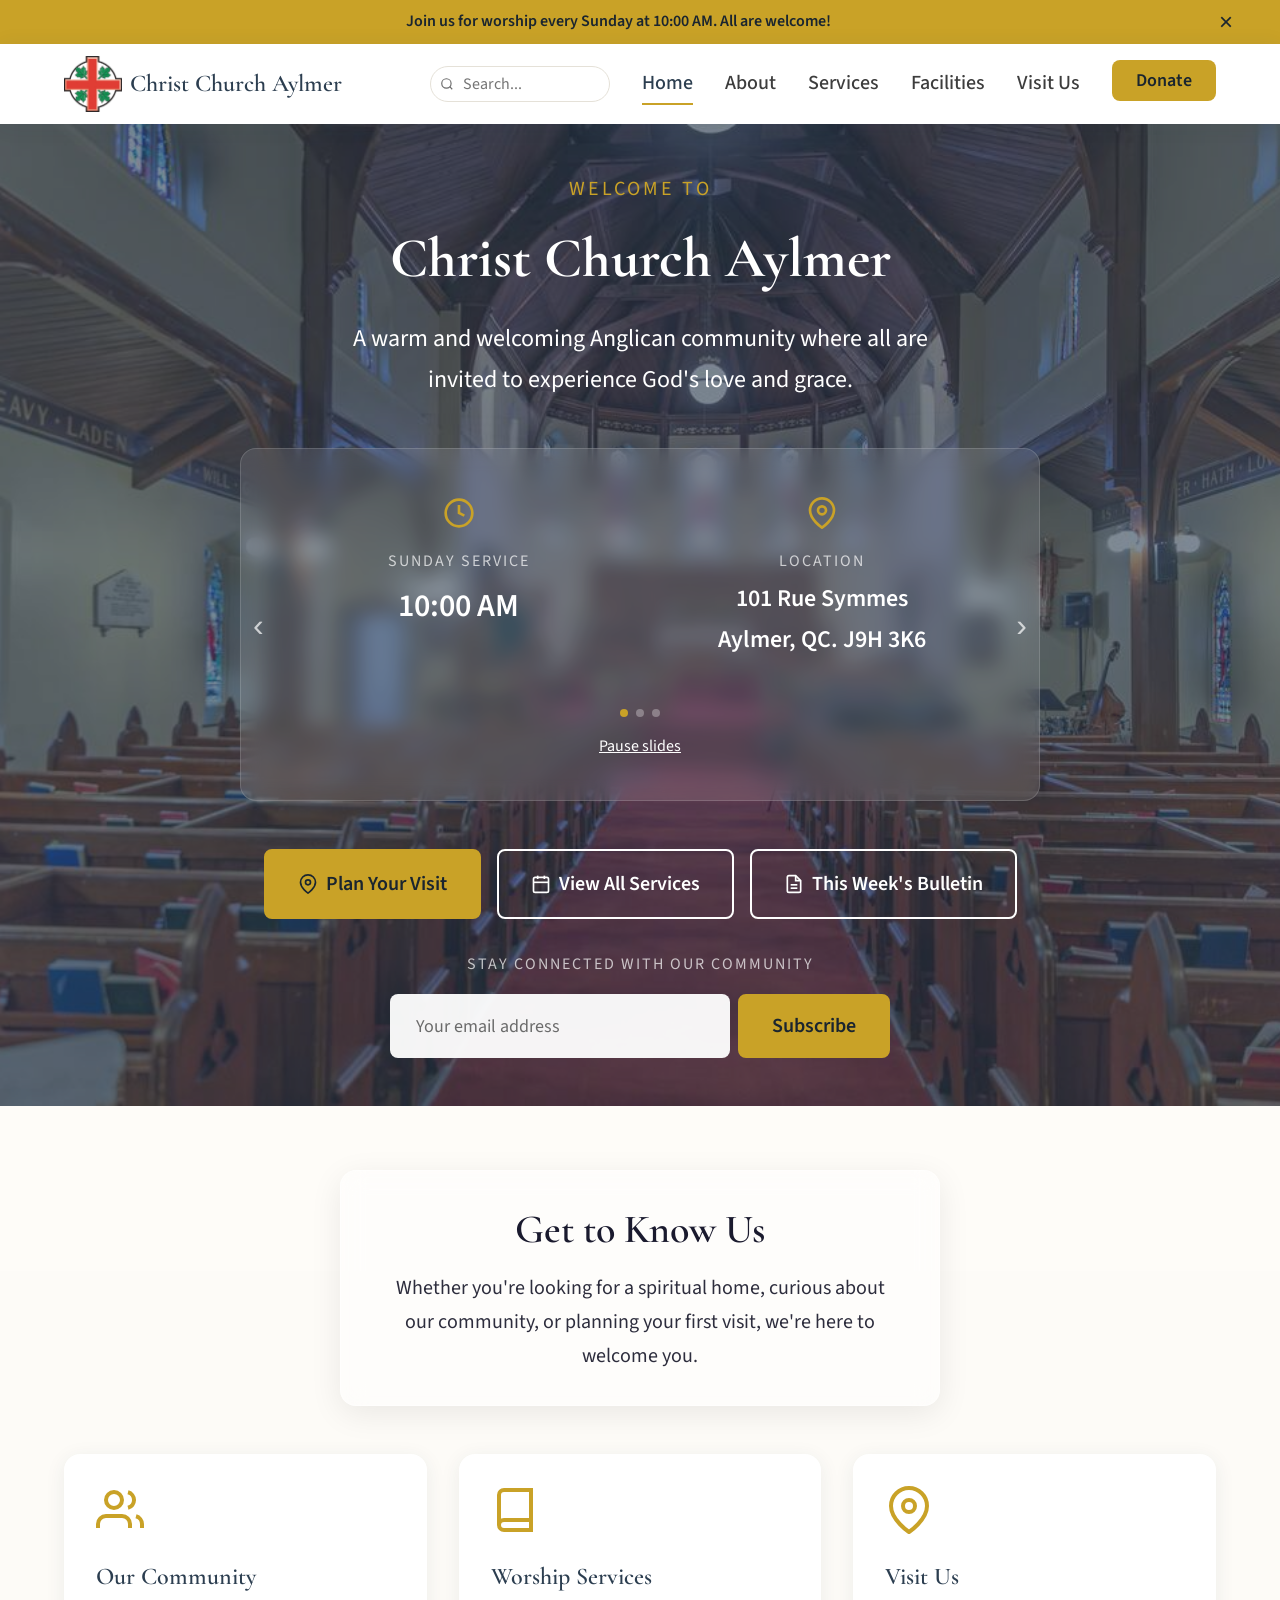
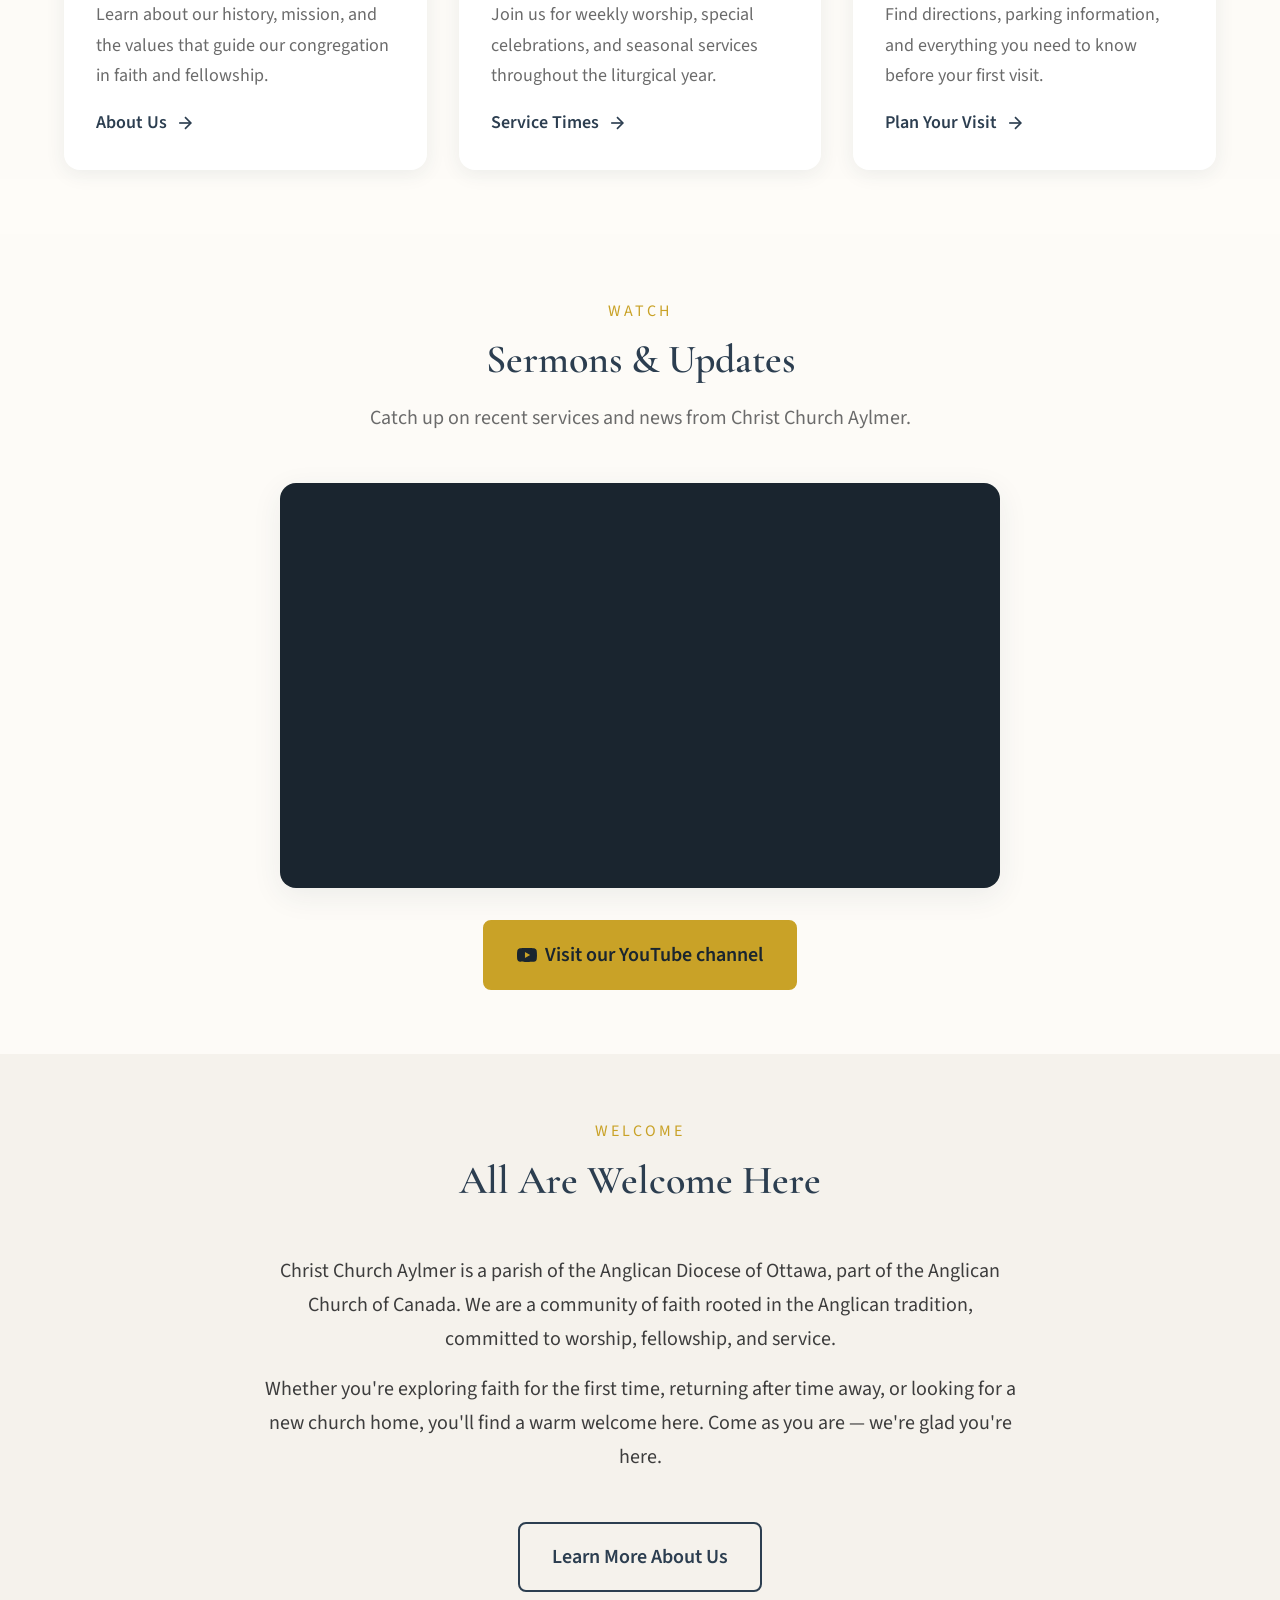
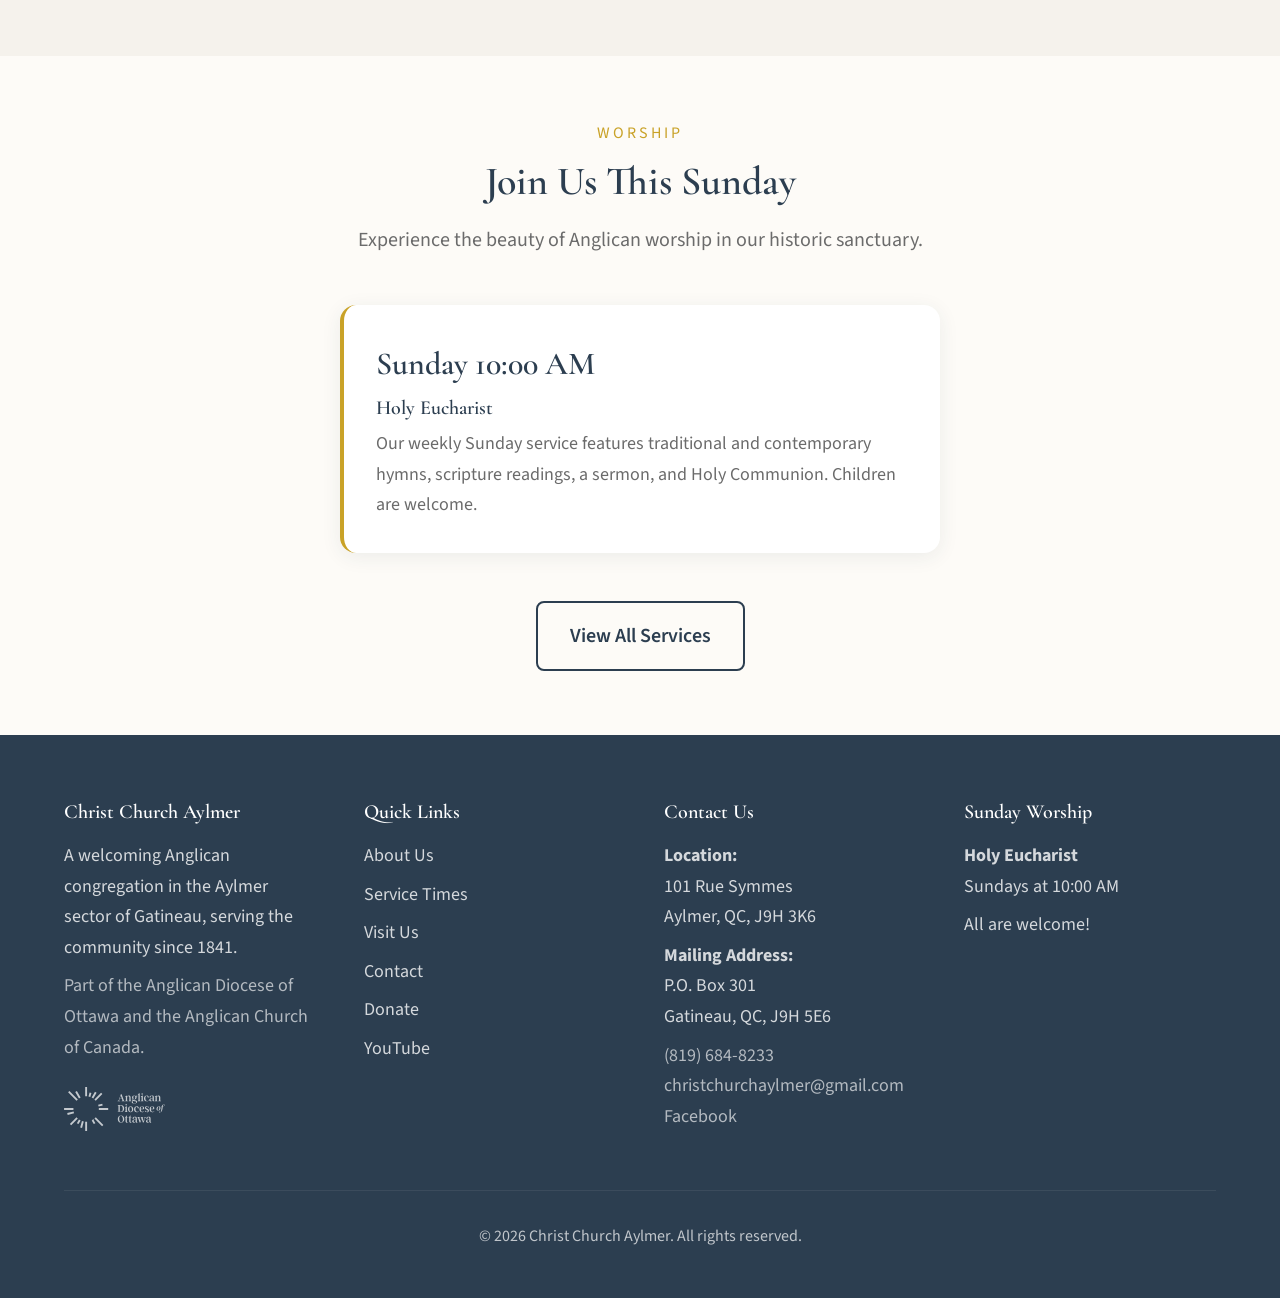
<file: index.html>
<!DOCTYPE html>
<html lang="en">
<head>
  <meta charset="UTF-8">
  <meta name="viewport" content="width=device-width, initial-scale=1.0">
  <meta name="description" content="Christ Church Aylmer - A welcoming Anglican congregation in the Aylmer sector of Gatineau. Join us for Sunday worship at 10:00 AM. All are welcome.">

  <title>Christ Church Aylmer | Anglican Parish</title>

  <!-- Preconnect to Google Fonts for performance -->
  <link rel="preconnect" href="https://fonts.googleapis.com">
  <link rel="preconnect" href="https://fonts.gstatic.com" crossorigin>
  <link href="https://fonts.googleapis.com/css2?family=Cormorant+Garamond:wght@400;500;600;700&family=Source+Sans+Pro:wght@400;500;600&display=swap" rel="stylesheet">

  <link rel="stylesheet" href="css/styles.css">

  <!-- Favicon (update with actual church favicon) -->
  <link rel="icon" type="image/svg+xml" href="data:image/svg+xml,<svg xmlns='http://www.w3.org/2000/svg' viewBox='0 0 100 100'><text y='.9em' font-size='90'>⛪</text></svg>">
</head>
<body>
  <!-- Skip to main content link for accessibility -->
  <a href="#main-content" class="skip-link">Skip to main content</a>

  <!-- News alert banner -->
  <div class="alert-banner" role="region" aria-label="News and announcements">
    <div class="alert-banner__inner">
      <p class="alert-banner__text">Join us for worship every Sunday at 10:00 AM. All are welcome!</p>
      <button type="button" class="alert-banner__dismiss" aria-label="Dismiss announcement">
        <span aria-hidden="true">&times;</span>
      </button>
    </div>
  </div>

  <!-- ============================================
       HEADER & NAVIGATION
       ============================================ -->
  <header class="header" role="banner">
    <div class="container header__inner">
      <!-- Logo -->
      <a href="index.html" class="header__logo" aria-label="Christ Church Aylmer - Home">
        <img src="acc.png" alt="Christ Church Aylmer" class="header__logo-img" width="48" height="48">
        <span class="header__logo-text">Christ Church Aylmer</span>
      </a>

      <!-- Desktop Navigation -->
      <nav class="nav" role="navigation" aria-label="Main navigation">
        <ul class="nav__list">
          <li class="nav__search-wrap">
            <svg class="nav__search-icon" width="14" height="14" viewBox="0 0 24 24" fill="none" stroke="currentColor" stroke-width="2"><circle cx="11" cy="11" r="8"/><line x1="21" y1="21" x2="16.65" y2="16.65"/></svg>
            <input type="text" id="search-input" class="nav__search-input" placeholder="Search..." autocomplete="off">
            <ul id="search-results" class="search-dropdown"></ul>
          </li>
          <li><a href="index.html" class="nav__link nav__link--active">Home</a></li>
          <li><a href="about.html" class="nav__link">About</a></li>
          <li><a href="services.html" class="nav__link">Services</a></li>
          <li><a href="facilities.html" class="nav__link">Facilities</a></li>
          <li><a href="contact.html" class="nav__link">Visit Us</a></li>
          <li><a href="donate.html" class="nav__donate">Donate</a></li>
        </ul>
      </nav>

      <!-- Mobile Menu Toggle -->
      <button
        class="menu-toggle"
        aria-expanded="false"
        aria-controls="mobile-nav"
        aria-label="Toggle menu"
      >
        <span class="menu-toggle__bar"></span>
        <span class="menu-toggle__bar"></span>
        <span class="menu-toggle__bar"></span>
      </button>
    </div>

    <!-- Mobile Navigation -->
    <nav id="mobile-nav" class="mobile-nav" role="navigation" aria-label="Mobile navigation">
      <ul class="mobile-nav__list">
        <li><a href="index.html" class="mobile-nav__link mobile-nav__link--active">Home</a></li>
        <li><a href="about.html" class="mobile-nav__link">About</a></li>
        <li><a href="services.html" class="mobile-nav__link">Services</a></li>
        <li><a href="facilities.html" class="mobile-nav__link">Facilities</a></li>
        <li><a href="contact.html" class="mobile-nav__link">Visit Us</a></li>
        <li><a href="donate.html" class="mobile-nav__donate">Donate</a></li>
      </ul>
    </nav>
  </header>

  <!-- ============================================
       MAIN CONTENT
       ============================================ -->
  <main id="main-content">

    <!-- ============================================
         HERO SECTION
         Critical UX: Service times, address, and CTA
         must be immediately visible
         ============================================ -->
    <section class="hero" aria-labelledby="hero-title">
      <div class="container hero__content">
        <p class="hero__welcome">Welcome to</p>
        <h1 id="hero-title" class="hero__title">Christ Church Aylmer</h1>
        <p class="hero__tagline">
          A warm and welcoming Anglican community where all are invited
          to experience God's love and grace.
        </p>

        <!-- Essential Information Carousel -->
        <div class="hero__essentials" role="region" aria-label="Church information and upcoming events">
          <button class="hero__essentials-prev" aria-label="Previous slide">&#8249;</button>
          <div class="hero__essentials-track">
            <!-- Slide 1: Service & Location -->
            <div class="hero__essentials-slide hero__essentials-slide--active">
              <div class="hero__essentials-grid">
                <div class="hero__essential-item">
                  <svg class="hero__essential-icon" viewBox="0 0 24 24" fill="none" stroke="currentColor" stroke-width="2" aria-hidden="true">
                    <circle cx="12" cy="12" r="10"/>
                    <polyline points="12 6 12 12 16 14"/>
                  </svg>
                  <p class="hero__essential-label">Sunday Service</p>
                  <p class="hero__essential-value hero__essential-value--large">10:00 AM</p>
                </div>
                <div class="hero__essential-item">
                  <svg class="hero__essential-icon" viewBox="0 0 24 24" fill="none" stroke="currentColor" stroke-width="2" aria-hidden="true">
                    <path d="M21 10c0 7-9 13-9 13s-9-6-9-13a9 9 0 0 1 18 0z"/>
                    <circle cx="12" cy="10" r="3"/>
                  </svg>
                  <p class="hero__essential-label">Location</p>
                  <p class="hero__essential-value">101 Rue Symmes<br>Aylmer, QC. J9H 3K6</p>
                </div>
              </div>
            </div>
            <div class="hero__essentials-slide">
              <div class="hero__event">
                <img src="harvest_moon_concert.jpg" alt="Harvest Moon concert poster" width="1254" height="1254" class="hero__event-image" loading="lazy">
                <div>
                  <p class="hero__essential-label">Upcoming Event</p>
                  <p class="hero__essential-value">Harvest Moon Concert</p>
                  <p class="hero__essential-sub">Friday, September 25 · 7:00 PM<br>Here at Christ Church Aylmer</p>
                  <p class="hero__essential-sub">Net proceeds go to CCA.</p>
                  <a href="services.html#harvest-moon-concert" class="hero__event-link">Concert details &rarr;</a>
                </div>
              </div>
            </div>
            <div class="hero__essentials-slide">
              <div class="hero__event">
                <img src="fall_book_bake_sale.jpg" alt="Fall Book and Bake Sale poster" width="1254" height="1254" class="hero__event-image" loading="lazy">
                <div>
                  <p class="hero__essential-label">Upcoming Event</p>
                  <p class="hero__essential-value">Fall Book &amp; Bake Sale</p>
                  <p class="hero__essential-sub">Thursday, October 1 &amp; Friday, October 2<br>Galeries d’Aylmer</p>
                  <p class="hero__essential-sub">Donation drop-off after 9:30 AM each day.</p>
                  <a href="services.html#fall-book-bake-sale" class="hero__event-link">Sale details &rarr;</a>
                </div>
              </div>
            </div>
          </div>
          <button class="hero__essentials-next" aria-label="Next slide">&#8250;</button>
          <div class="hero__essentials-dots">
            <button class="hero__essentials-dot hero__essentials-dot--active" aria-label="Show service times and location" aria-current="true"></button>
            <button class="hero__essentials-dot" aria-label="Show Harvest Moon Concert"></button>
            <button class="hero__essentials-dot" aria-label="Show Fall Book and Bake Sale"></button>
          </div>
          <button class="hero__essentials-pause" aria-label="Pause automatic slides">Pause slides</button>
        </div>

        <!-- Call to Action Buttons -->
        <div class="hero__cta-group">
          <a href="contact.html" class="btn btn--primary">
            <svg width="20" height="20" viewBox="0 0 24 24" fill="none" stroke="currentColor" stroke-width="2" aria-hidden="true">
              <path d="M21 10c0 7-9 13-9 13s-9-6-9-13a9 9 0 0 1 18 0z"/>
              <circle cx="12" cy="10" r="3"/>
            </svg>
            Plan Your Visit
          </a>
          <a href="services.html" class="btn btn--secondary">
            <svg width="20" height="20" viewBox="0 0 24 24" fill="none" stroke="currentColor" stroke-width="2" aria-hidden="true">
              <rect x="3" y="4" width="18" height="18" rx="2" ry="2"/>
              <line x1="16" y1="2" x2="16" y2="6"/>
              <line x1="8" y1="2" x2="8" y2="6"/>
              <line x1="3" y1="10" x2="21" y2="10"/>
            </svg>
            View All Services
          </a>
          <a href="https://drive.google.com/file/d/1wy3r53-0-tG-mgisKRqelH48kuc864bH/view" target="_blank" rel="noopener noreferrer" class="btn btn--secondary">
            <svg width="20" height="20" viewBox="0 0 24 24" fill="none" stroke="currentColor" stroke-width="2" aria-hidden="true">
              <path d="M14 2H6a2 2 0 0 0-2 2v16a2 2 0 0 0 2 2h12a2 2 0 0 0 2-2V8z"/>
              <polyline points="14 2 14 8 20 8"/>
              <line x1="16" y1="13" x2="8" y2="13"/>
              <line x1="16" y1="17" x2="8" y2="17"/>
            </svg>
            This Week's Bulletin
          </a>
        </div>

        <!-- Newsletter Signup (submits to hidden iframe, then shows checkmark) -->
        <div class="hero__newsletter" aria-label="Newsletter signup">
          <p class="hero__newsletter-label">Stay connected with our community</p>
          <form class="hero__newsletter-form" action="https://christchurchaylmer.us18.list-manage.com/subscribe/post?u=f341603945f21766a4ee59fdd&amp;id=4a5df451e5&amp;f_id=008fb2e6f0" method="post" id="mc-embedded-subscribe-form" name="mc-embedded-subscribe-form" target="mailchimp-response">
            <label for="hero-email" class="visually-hidden">Email for newsletter</label>
            <input type="email" id="hero-email" name="EMAIL" class="hero__newsletter-input" placeholder="Your email address" required>
            <div aria-hidden="true" style="position: absolute; left: -5000px;">
              <input type="text" name="b_f341603945f21766a4ee59fdd_4a5df451e5" tabindex="-1" value="">
            </div>
            <button type="submit" name="subscribe" class="btn btn--primary hero__newsletter-btn">Subscribe</button>
          </form>
          <div class="hero__newsletter-success" id="newsletter-success" aria-live="polite" hidden>
            <span class="hero__newsletter-check" aria-hidden="true">✓</span>
            <span>You're on the list!</span>
          </div>
          <iframe name="mailchimp-response" class="hero__newsletter-iframe" title="Newsletter response"></iframe>
        </div>
      </div>
    </section>

    <!-- ============================================
         QUICK LINKS SECTION
         Overview cards linking to main sections
         ============================================ -->
    <section class="section section--with-background" aria-labelledby="quick-links-title">
      <div class="container">
        <div class="section-header">
          <h2 id="quick-links-title" class="section-header__title">Get to Know Us</h2>
          <p class="section-header__description">
            Whether you're looking for a spiritual home, curious about our community,
            or planning your first visit, we're here to welcome you.
          </p>
        </div>

        <div class="grid grid-3">
          <!-- About Card -->
          <article class="card animate-on-scroll">
            <svg class="card__icon" viewBox="0 0 24 24" fill="none" stroke="currentColor" stroke-width="2" aria-hidden="true">
              <path d="M17 21v-2a4 4 0 0 0-4-4H5a4 4 0 0 0-4 4v2"/>
              <circle cx="9" cy="7" r="4"/>
              <path d="M23 21v-2a4 4 0 0 0-3-3.87"/>
              <path d="M16 3.13a4 4 0 0 1 0 7.75"/>
            </svg>
            <h3 class="card__title">Our Community</h3>
            <p class="card__text">
              Learn about our history, mission, and the values that guide our
              congregation in faith and fellowship.
            </p>
            <a href="about.html" class="card__link">
              About Us
              <svg class="card__link-icon" viewBox="0 0 24 24" fill="none" stroke="currentColor" stroke-width="2" aria-hidden="true">
                <line x1="5" y1="12" x2="19" y2="12"/>
                <polyline points="12 5 19 12 12 19"/>
              </svg>
            </a>
          </article>

          <!-- Services Card -->
          <article class="card animate-on-scroll">
            <svg class="card__icon" viewBox="0 0 24 24" fill="none" stroke="currentColor" stroke-width="2" aria-hidden="true">
              <path d="M4 19.5A2.5 2.5 0 0 1 6.5 17H20"/>
              <path d="M6.5 2H20v20H6.5A2.5 2.5 0 0 1 4 19.5v-15A2.5 2.5 0 0 1 6.5 2z"/>
            </svg>
            <h3 class="card__title">Worship Services</h3>
            <p class="card__text">
              Join us for weekly worship, special celebrations, and seasonal
              services throughout the liturgical year.
            </p>
            <a href="services.html" class="card__link">
              Service Times
              <svg class="card__link-icon" viewBox="0 0 24 24" fill="none" stroke="currentColor" stroke-width="2" aria-hidden="true">
                <line x1="5" y1="12" x2="19" y2="12"/>
                <polyline points="12 5 19 12 12 19"/>
              </svg>
            </a>
          </article>

          <!-- Contact Card -->
          <article class="card animate-on-scroll">
            <svg class="card__icon" viewBox="0 0 24 24" fill="none" stroke="currentColor" stroke-width="2" aria-hidden="true">
              <path d="M21 10c0 7-9 13-9 13s-9-6-9-13a9 9 0 0 1 18 0z"/>
              <circle cx="12" cy="10" r="3"/>
            </svg>
            <h3 class="card__title">Visit Us</h3>
            <p class="card__text">
              Find directions, parking information, and everything you need
              to know before your first visit.
            </p>
            <a href="contact.html" class="card__link">
              Plan Your Visit
              <svg class="card__link-icon" viewBox="0 0 24 24" fill="none" stroke="currentColor" stroke-width="2" aria-hidden="true">
                <line x1="5" y1="12" x2="19" y2="12"/>
                <polyline points="12 5 19 12 12 19"/>
              </svg>
            </a>
          </article>
        </div>
      </div>
    </section>

    <!-- ============================================
         YOUTUBE PLAYLIST (above All Are Welcome Here)
         ============================================ -->
    <section class="section" aria-labelledby="youtube-section-title">
      <div class="container">
        <div class="section-header">
          <p class="section-header__eyebrow">Watch</p>
          <h2 id="youtube-section-title" class="section-header__title">Sermons & Updates</h2>
          <p class="section-header__description">
            Catch up on recent services and news from Christ Church Aylmer.
          </p>
        </div>
        <div class="youtube-embed animate-on-scroll">
          <div class="youtube-embed__wrapper">
            <iframe
              src="https://www.youtube.com/embed/videoseries?list=PL5tMbQr0LdOpxFaZgnI2CTyP_zv4RYWAx"
              title="Christ Church Aylmer YouTube playlist"
              allow="accelerometer; autoplay; clipboard-write; encrypted-media; gyroscope; picture-in-picture; web-share"
              allowfullscreen
              loading="lazy"
            ></iframe>
          </div>
          <a href="https://www.youtube.com/@christchurchaylmer" target="_blank" rel="noopener noreferrer" class="btn btn--primary youtube-embed__btn">
            <svg width="20" height="20" viewBox="0 0 24 24" fill="currentColor" aria-hidden="true">
              <path d="M23.498 6.186a3.016 3.016 0 0 0-2.122-2.136C19.505 3.545 12 3.545 12 3.545s-7.505 0-9.377.505A3.017 3.017 0 0 0 .502 6.186C0 8.07 0 12 0 12s0 3.93.502 5.814a3.016 3.016 0 0 0 2.122 2.136c1.871.505 9.376.505 9.376.505s7.505 0 9.377-.505a3.015 3.015 0 0 0 2.122-2.136C24 15.93 24 12 24 12s0-3.93-.502-5.814zM9.545 15.568V8.432L15.818 12l-6.273 3.568z"/>
            </svg>
            Visit our YouTube channel
          </a>
        </div>
      </div>
    </section>

    <!-- ============================================
         WELCOME MESSAGE SECTION
         ============================================ -->
    <section class="section section--alt" aria-labelledby="welcome-title">
      <div class="container container--narrow">
        <div class="section-header">
          <p class="section-header__eyebrow">Welcome</p>
          <h2 id="welcome-title" class="section-header__title">All Are Welcome Here</h2>
        </div>
        <div class="text-center animate-on-scroll">
          <p class="text-large">
            Christ Church Aylmer is a parish of the Anglican Diocese of Ottawa,
            part of the Anglican Church of Canada. We are a community of faith
            rooted in the Anglican tradition, committed to worship, fellowship,
            and service.
          </p>
          <p class="text-large">
            Whether you're exploring faith for the first time, returning after
            time away, or looking for a new church home, you'll find a warm
            welcome here. Come as you are — we're glad you're here.
          </p>
          <a href="about.html" class="btn btn--outline mt-xl">Learn More About Us</a>
        </div>
      </div>
    </section>

    <!-- ============================================
         UPCOMING SERVICES PREVIEW
         ============================================ -->
    <section class="section" aria-labelledby="services-preview-title">
      <div class="container">
        <div class="section-header">
          <p class="section-header__eyebrow">Worship</p>
          <h2 id="services-preview-title" class="section-header__title">Join Us This Sunday</h2>
          <p class="section-header__description">
            Experience the beauty of Anglican worship in our historic sanctuary.
          </p>
        </div>

        <div class="grid grid-2" style="max-width: 600px; margin: 0 auto;">
          <!-- Sunday Service -->
          <article class="card service-card animate-on-scroll">
            <p class="service-card__time">Sunday 10:00 AM</p>
            <h3 class="service-card__name">Holy Eucharist</h3>
            <p class="service-card__description">
              Our weekly Sunday service features traditional and contemporary hymns, scripture readings,
              a sermon, and Holy Communion. Children are welcome.
            </p>
          </article>
        </div>

        <div class="text-center mt-2xl">
          <a href="services.html" class="btn btn--outline">View All Services</a>
        </div>
      </div>
    </section>

  </main>

  <!-- ============================================
       FOOTER
       ============================================ -->
  <footer class="footer" role="contentinfo">
    <div class="container">
      <div class="footer__grid">
        <!-- About Column -->
        <div class="footer__section">
          <h4>Christ Church Aylmer</h4>
          <p>
            A welcoming Anglican congregation in the Aylmer sector of Gatineau,
            serving the community since 1841.
          </p>
          <p>
            <a href="https://ottawa.anglican.ca/" target="_blank" rel="noopener noreferrer">Part of the Anglican Diocese of Ottawa and the Anglican Church of Canada.</a>
          </p>
          <a href="https://ottawa.anglican.ca/" target="_blank" rel="noopener noreferrer" class="footer__ado-logo-link">
            <img src="ado-int-rgb-pos.svg" alt="Anglican Diocese of Ottawa" class="footer__ado-logo">
          </a>
        </div>

        <!-- Quick Links Column -->
        <div class="footer__section">
          <h4>Quick Links</h4>
          <ul class="footer__links">
            <li><a href="about.html">About Us</a></li>
            <li><a href="services.html">Service Times</a></li>
            <li><a href="contact.html">Visit Us</a></li>
            <li><a href="contact.html#contact-form">Contact</a></li>
            <li><a href="donate.html">Donate</a></li>
            <li><a href="https://www.youtube.com/@christchurchaylmer" target="_blank" rel="noopener noreferrer">YouTube</a></li>
          </ul>
        </div>

        <!-- Contact Column -->
        <div class="footer__section">
          <h4>Contact Us</h4>
          <p><strong>Location:</strong><br>101 Rue Symmes<br>Aylmer, QC, J9H 3K6</p>
          <p><strong>Mailing Address:</strong><br>P.O. Box 301<br>Gatineau, QC, J9H 5E6</p>
          <p>
            <a href="tel:+18196848233">(819) 684-8233</a><br>
            <a href="mailto:christchurchaylmer@gmail.com">christchurchaylmer@gmail.com</a><br>
            <a href="https://www.facebook.com/christchurchaylmer" target="_blank" rel="noopener noreferrer">Facebook</a>
          </p>
        </div>

        <!-- Service Times Column -->
        <div class="footer__section">
          <h4>Sunday Worship</h4>
          <p>
            <strong>Holy Eucharist</strong><br>
            Sundays at 10:00 AM
          </p>
          <p>All are welcome!</p>
        </div>
      </div>

      <div class="footer__bottom">
        <p>&copy; <span id="current-year">2025</span> Christ Church Aylmer. All rights reserved.</p>
      </div>
    </div>
  </footer>

  <!-- JavaScript -->
  <script src="js/main.js"></script>
  <script src="js/search.js"></script>
</body>
</html>
</file>
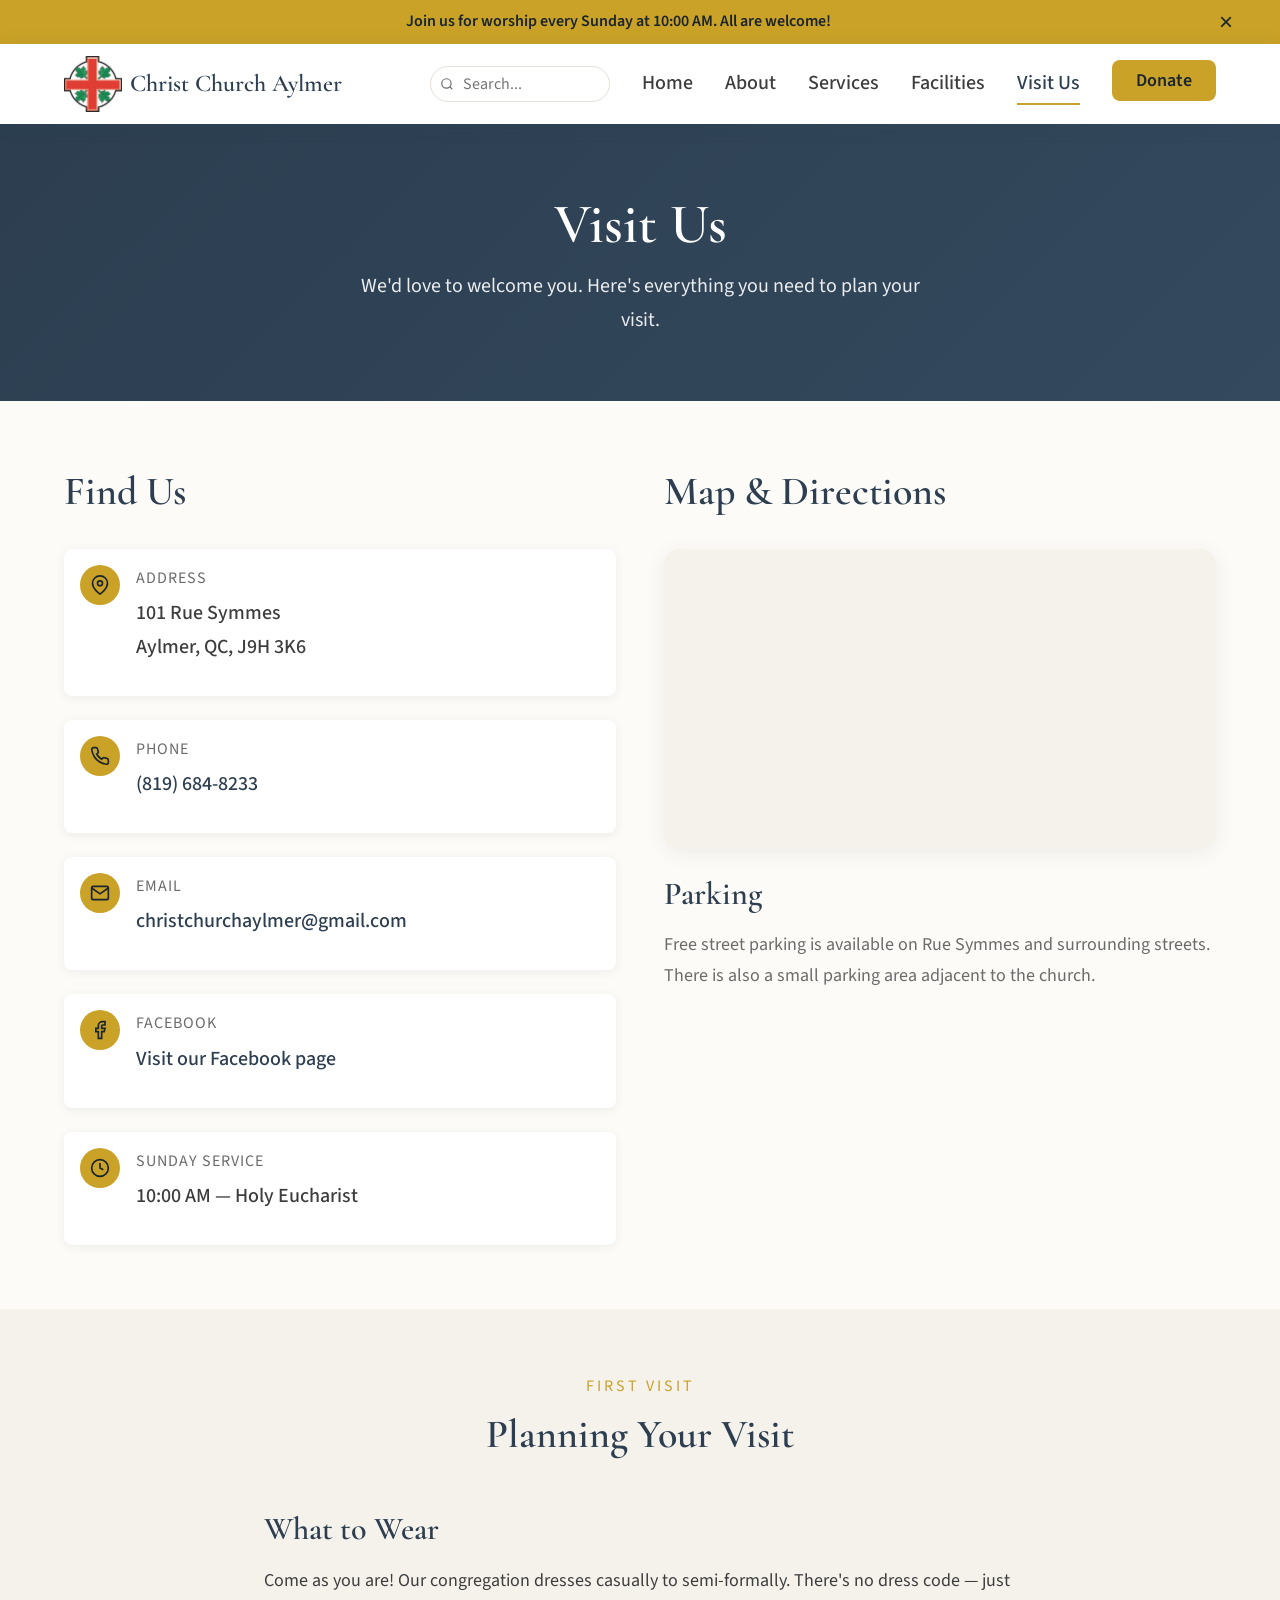
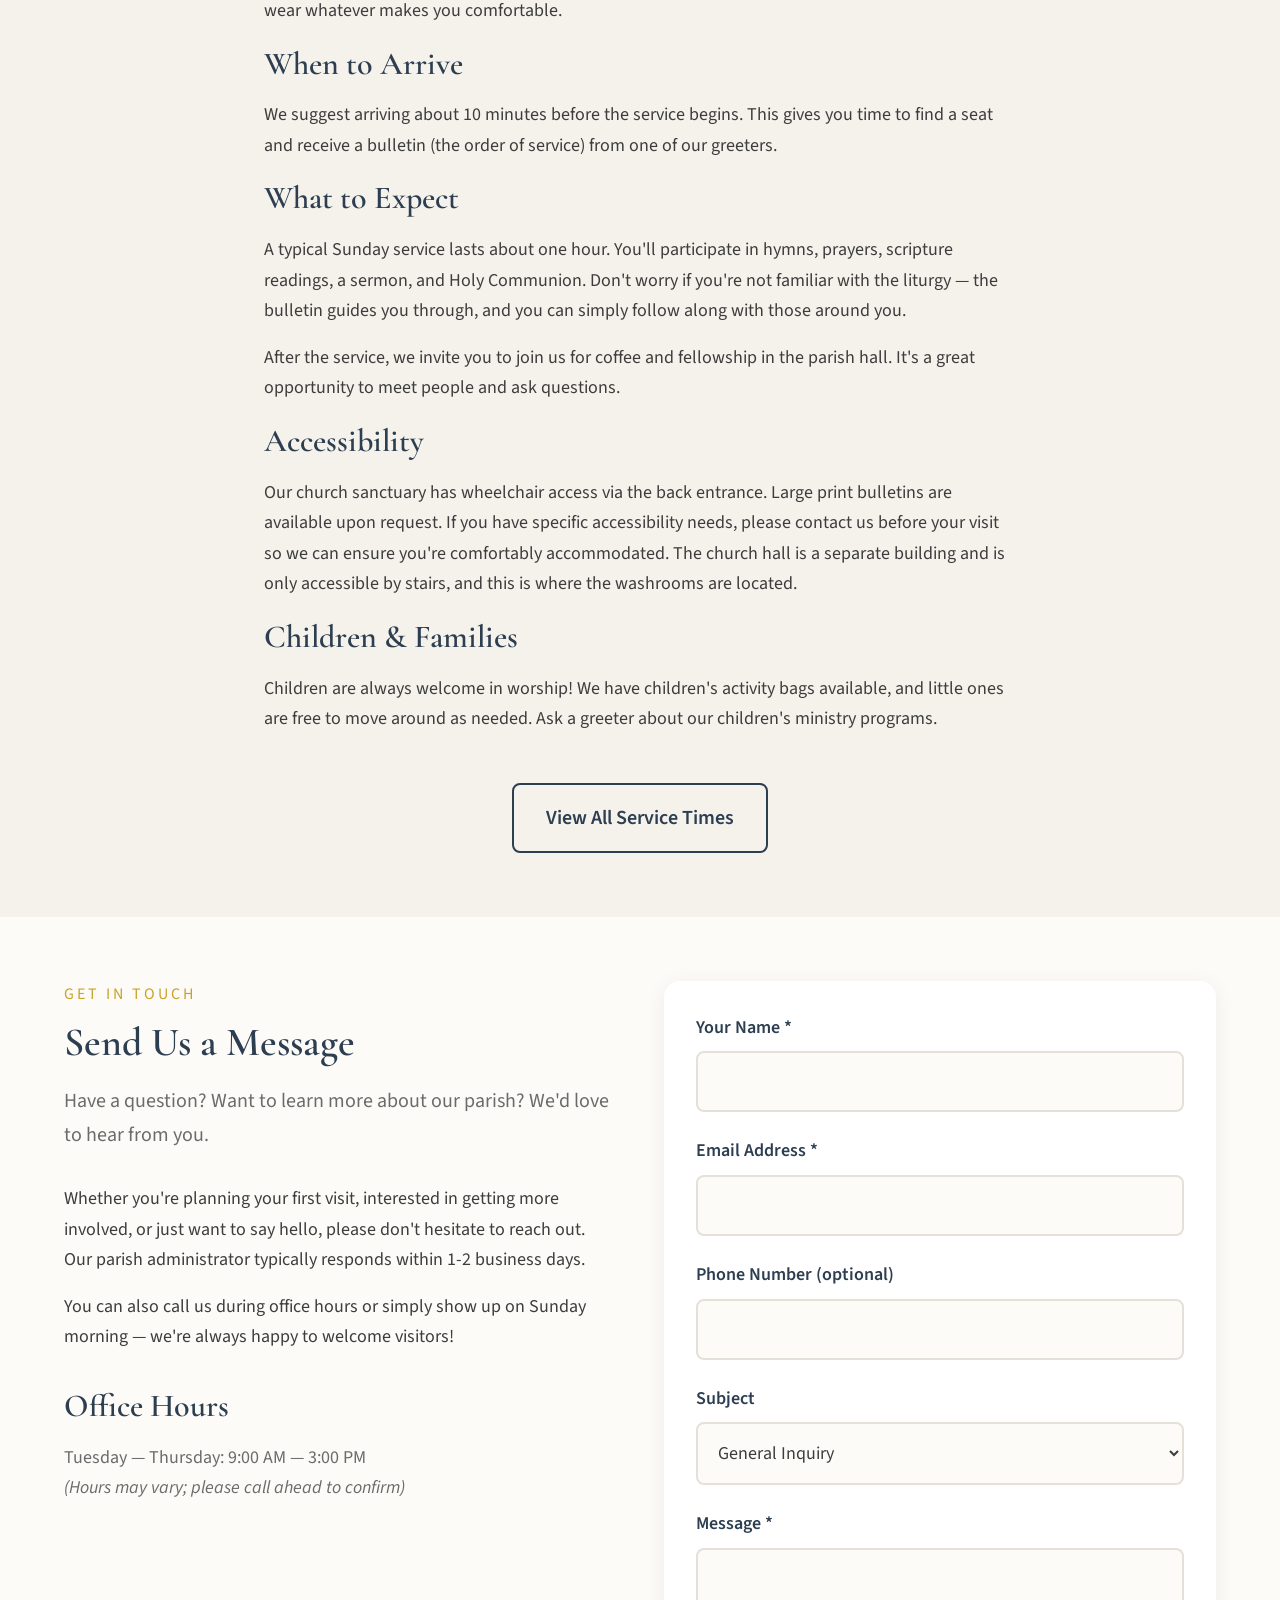
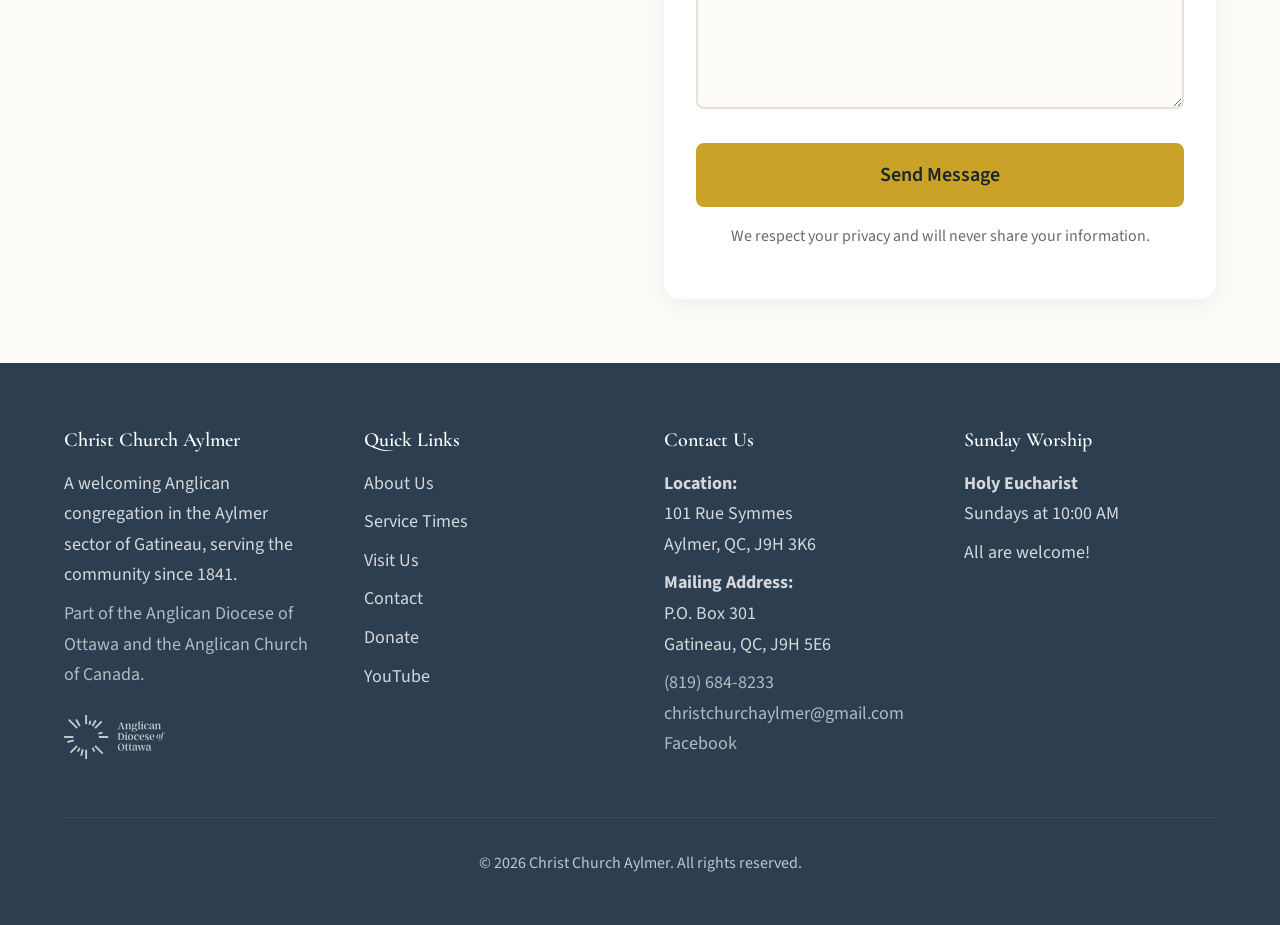
<file: contact.html>
<!DOCTYPE html>
<html lang="en">
<head>
  <meta charset="UTF-8">
  <meta name="viewport" content="width=device-width, initial-scale=1.0">
  <meta name="description" content="Visit Christ Church Aylmer at 101 Rue Symmes, Aylmer, QC. Find directions, parking, contact information, and plan your first visit.">

  <title>Visit Us | Christ Church Aylmer</title>

  <link rel="preconnect" href="https://fonts.googleapis.com">
  <link rel="preconnect" href="https://fonts.gstatic.com" crossorigin>
  <link href="https://fonts.googleapis.com/css2?family=Cormorant+Garamond:wght@400;500;600;700&family=Source+Sans+Pro:wght@400;500;600&display=swap" rel="stylesheet">

  <link rel="stylesheet" href="css/styles.css">

  <link rel="icon" type="image/svg+xml" href="data:image/svg+xml,<svg xmlns='http://www.w3.org/2000/svg' viewBox='0 0 100 100'><text y='.9em' font-size='90'>⛪</text></svg>">
</head>
<body>
  <a href="#main-content" class="skip-link">Skip to main content</a>

  <!-- News alert banner -->
  <div class="alert-banner" role="region" aria-label="News and announcements">
    <div class="alert-banner__inner">
      <p class="alert-banner__text">Join us for worship every Sunday at 10:00 AM. All are welcome!</p>
      <button type="button" class="alert-banner__dismiss" aria-label="Dismiss announcement">
        <span aria-hidden="true">&times;</span>
      </button>
    </div>
  </div>

  <!-- ============================================
       HEADER & NAVIGATION
       ============================================ -->
  <header class="header" role="banner">
    <div class="container header__inner">
      <a href="index.html" class="header__logo" aria-label="Christ Church Aylmer - Home">
        <img src="acc.png" alt="Christ Church Aylmer" class="header__logo-img" width="48" height="48">
        <span class="header__logo-text">Christ Church Aylmer</span>
      </a>

      <nav class="nav" role="navigation" aria-label="Main navigation">
        <ul class="nav__list">
          <li class="nav__search-wrap">
            <svg class="nav__search-icon" width="14" height="14" viewBox="0 0 24 24" fill="none" stroke="currentColor" stroke-width="2"><circle cx="11" cy="11" r="8"/><line x1="21" y1="21" x2="16.65" y2="16.65"/></svg>
            <input type="text" id="search-input" class="nav__search-input" placeholder="Search..." autocomplete="off">
            <ul id="search-results" class="search-dropdown"></ul>
          </li>
          <li><a href="index.html" class="nav__link">Home</a></li>
          <li><a href="about.html" class="nav__link">About</a></li>
          <li><a href="services.html" class="nav__link">Services</a></li>
          <li><a href="facilities.html" class="nav__link">Facilities</a></li>
          <li><a href="contact.html" class="nav__link nav__link--active">Visit Us</a></li>
          <li><a href="donate.html" class="nav__donate">Donate</a></li>
        </ul>
      </nav>


      <button
        class="menu-toggle"
        aria-expanded="false"
        aria-controls="mobile-nav"
        aria-label="Toggle menu"
      >
        <span class="menu-toggle__bar"></span>
        <span class="menu-toggle__bar"></span>
        <span class="menu-toggle__bar"></span>
      </button>
    </div>

    <nav id="mobile-nav" class="mobile-nav" role="navigation" aria-label="Mobile navigation">
      <ul class="mobile-nav__list">
        <li><a href="index.html" class="mobile-nav__link">Home</a></li>
        <li><a href="about.html" class="mobile-nav__link">About</a></li>
        <li><a href="services.html" class="mobile-nav__link">Services</a></li>
        <li><a href="facilities.html" class="mobile-nav__link">Facilities</a></li>
        <li><a href="contact.html" class="mobile-nav__link mobile-nav__link--active">Visit Us</a></li>
        <li><a href="donate.html" class="mobile-nav__donate">Donate</a></li>
      </ul>
    </nav>
  </header>

  <!-- ============================================
       MAIN CONTENT
       ============================================ -->
  <main id="main-content">

    <!-- Page Hero -->
    <section class="page-hero">
      <div class="container">
        <h1 class="page-hero__title">Visit Us</h1>
        <p class="page-hero__description">
          We'd love to welcome you. Here's everything you need to plan your visit.
        </p>
      </div>
    </section>

    <!-- ============================================
         LOCATION & CONTACT INFO
         ============================================ -->
    <section class="section" aria-labelledby="location-title">
      <div class="container">
        <div class="contact-grid">
          <!-- Contact Information -->
          <div>
            <h2 id="location-title" class="mb-xl">Find Us</h2>

            <div class="contact-info">
              <!-- Address -->
              <div class="contact-item animate-on-scroll">
                <div class="contact-item__icon">
                  <svg viewBox="0 0 24 24" fill="none" stroke="currentColor" stroke-width="2" aria-hidden="true">
                    <path d="M21 10c0 7-9 13-9 13s-9-6-9-13a9 9 0 0 1 18 0z"/>
                    <circle cx="12" cy="10" r="3"/>
                  </svg>
                </div>
                <div>
                  <p class="contact-item__label">Address</p>
                  <p class="contact-item__value">
                    101 Rue Symmes<br>
                    Aylmer, QC, J9H 3K6
                  </p>
                </div>
              </div>

              <!-- Phone -->
              <div class="contact-item animate-on-scroll">
                <div class="contact-item__icon">
                  <svg viewBox="0 0 24 24" fill="none" stroke="currentColor" stroke-width="2" aria-hidden="true">
                    <path d="M22 16.92v3a2 2 0 0 1-2.18 2 19.79 19.79 0 0 1-8.63-3.07 19.5 19.5 0 0 1-6-6 19.79 19.79 0 0 1-3.07-8.67A2 2 0 0 1 4.11 2h3a2 2 0 0 1 2 1.72 12.84 12.84 0 0 0 .7 2.81 2 2 0 0 1-.45 2.11L8.09 9.91a16 16 0 0 0 6 6l1.27-1.27a2 2 0 0 1 2.11-.45 12.84 12.84 0 0 0 2.81.7A2 2 0 0 1 22 16.92z"/>
                  </svg>
                </div>
                <div>
                  <p class="contact-item__label">Phone</p>
                  <p class="contact-item__value">
                    <a href="tel:+18196848233">(819) 684-8233</a>
                  </p>
                </div>
              </div>

              <!-- Email -->
              <div class="contact-item animate-on-scroll">
                <div class="contact-item__icon">
                  <svg viewBox="0 0 24 24" fill="none" stroke="currentColor" stroke-width="2" aria-hidden="true">
                    <path d="M4 4h16c1.1 0 2 .9 2 2v12c0 1.1-.9 2-2 2H4c-1.1 0-2-.9-2-2V6c0-1.1.9-2 2-2z"/>
                    <polyline points="22,6 12,13 2,6"/>
                  </svg>
                </div>
                <div>
                  <p class="contact-item__label">Email</p>
                  <p class="contact-item__value">
                    <a href="mailto:christchurchaylmer@gmail.com">christchurchaylmer@gmail.com</a>
                  </p>
                </div>
              </div>

              <!-- Facebook -->
              <div class="contact-item animate-on-scroll">
                <div class="contact-item__icon">
                  <svg viewBox="0 0 24 24" fill="none" stroke="currentColor" stroke-width="2" aria-hidden="true">
                    <path d="M18 2h-3a5 5 0 0 0-5 5v3H7v4h3v8h4v-8h3l1-4h-4V7a1 1 0 0 1 1-1h3z"/>
                  </svg>
                </div>
                <div>
                  <p class="contact-item__label">Facebook</p>
                  <p class="contact-item__value">
                    <a href="https://www.facebook.com/christchurchaylmer" target="_blank" rel="noopener noreferrer">Visit our Facebook page</a>
                  </p>
                </div>
              </div>

              <!-- Service Times -->
              <div class="contact-item animate-on-scroll">
                <div class="contact-item__icon">
                  <svg viewBox="0 0 24 24" fill="none" stroke="currentColor" stroke-width="2" aria-hidden="true">
                    <circle cx="12" cy="12" r="10"/>
                    <polyline points="12 6 12 12 16 14"/>
                  </svg>
                </div>
                <div>
                  <p class="contact-item__label">Sunday Service</p>
                  <p class="contact-item__value">
                    10:00 AM — Holy Eucharist
                  </p>
                </div>
              </div>
            </div>
          </div>

          <!-- Map -->
          <div class="animate-on-scroll">
            <h2 class="mb-xl">Map & Directions</h2>
            <div class="map-container">
              <!-- Google Maps Embed
                   Note: For production, replace with actual coordinates or use Google Maps API -->
              <iframe
                src="https://www.google.com/maps/embed?pb=!1m18!1m12!1m3!1d2799.4661686358533!2d-75.84766908448078!3d45.39522477910026!2m3!1f0!2f0!3f0!3m2!1i1024!2i768!4f13.1!3m3!1m2!1s0x4cce0b3f8f8f8f8f%3A0x8f8f8f8f8f8f8f8f!2s101%20Rue%20Symmes%2C%20Aylmer%2C%20QC%20J9H%203K6!5e0!3m2!1sen!2sca!4v1699900000000!5m2!1sen!2sca"
                allowfullscreen=""
                loading="lazy"
                referrerpolicy="no-referrer-when-downgrade"
                title="Map showing Christ Church Aylmer location"
              ></iframe>
            </div>

            <div class="mt-lg">
              <h3 class="text-lg mb-sm">Parking</h3>
              <p class="text-light">
                Free street parking is available on Rue Symmes and surrounding streets.
                There is also a small parking area adjacent to the church.
              </p>
            </div>
          </div>
        </div>
      </div>
    </section>

    <!-- ============================================
         PLANNING YOUR VISIT
         ============================================ -->
    <section class="section section--alt" aria-labelledby="planning-title">
      <div class="container container--narrow">
        <div class="section-header">
          <p class="section-header__eyebrow">First Visit</p>
          <h2 id="planning-title" class="section-header__title">Planning Your Visit</h2>
        </div>

        <div class="animate-on-scroll">
          <h3>What to Wear</h3>
          <p>
            Come as you are! Our congregation dresses casually to semi-formally.
            There's no dress code — just wear whatever makes you comfortable.
          </p>

          <h3>When to Arrive</h3>
          <p>
            We suggest arriving about 10 minutes before the service begins.
            This gives you time to find a seat and receive a bulletin (the order of service)
            from one of our greeters.
          </p>

          <h3>What to Expect</h3>
          <p>
            A typical Sunday service lasts about one hour. You'll participate in hymns,
            prayers, scripture readings, a sermon, and Holy Communion. Don't worry if
            you're not familiar with the liturgy — the bulletin guides you through,
            and you can simply follow along with those around you.
          </p>
          <p>
            After the service, we invite you to join us for coffee and fellowship
            in the parish hall. It's a great opportunity to meet people and ask questions.
          </p>

          <h3>Accessibility</h3>
          <p>
            Our church sanctuary has wheelchair access via the back entrance. Large print
            bulletins are available upon request.  If you have specific accessibility needs,
            please contact us before your visit so we can ensure you're comfortably
            accommodated. The church hall is a separate building and is only accessible by stairs, and this is where the washrooms are located.
          </p>

          <h3>Children & Families</h3>
          <p>
            Children are always welcome in worship! We have children's activity
            bags available, and little ones are free to move around as needed.
            Ask a greeter about our children's ministry programs.
          </p>

          <div class="text-center mt-2xl">
            <a href="services.html" class="btn btn--outline">View All Service Times</a>
          </div>
        </div>
      </div>
    </section>

    <!-- ============================================
         CONTACT FORM
         ============================================ -->
    <section class="section" aria-labelledby="contact-form-title" id="contact-form">
      <div class="container">
        <div class="contact-grid">
          <div>
            <div class="section-header" style="text-align: left; margin-bottom: var(--space-xl);">
              <p class="section-header__eyebrow">Get in Touch</p>
              <h2 id="contact-form-title" class="section-header__title">Send Us a Message</h2>
              <p class="section-header__description">
                Have a question? Want to learn more about our parish?
                We'd love to hear from you.
              </p>
            </div>

            <div class="animate-on-scroll">
              <p>
                Whether you're planning your first visit, interested in getting more involved,
                or just want to say hello, please don't hesitate to reach out. Our parish
                administrator typically responds within 1-2 business days.
              </p>
              <p>
                You can also call us during office hours or simply show up on Sunday morning —
                we're always happy to welcome visitors!
              </p>

              <h3 class="mt-xl mb-md">Office Hours</h3>
              <p class="text-light">
                Tuesday — Thursday: 9:00 AM — 3:00 PM<br>
                <em>(Hours may vary; please call ahead to confirm)</em>
              </p>
            </div>
          </div>

          <!-- Contact Form -->
          <div class="animate-on-scroll">
            <form class="contact-form" action="https://api.web3forms.com/submit" method="POST" id="contactForm">
              <!-- Web3Forms config. Replace the access_key value below with the real
                   key emailed to you from https://web3forms.com (free). The form will
                   NOT deliver messages until this is a valid key. -->
              <input type="hidden" name="access_key" value="cac11cc4-c9fd-4d31-af1f-f8f55da01456">
              <input type="hidden" name="subject" value="New message from the Christ Church Aylmer website">
              <input type="hidden" name="from_name" value="Christ Church Aylmer Website">
              <!-- Honeypot: hidden from people, catches spam bots -->
              <input type="checkbox" name="botcheck" style="display:none;" tabindex="-1" autocomplete="off" aria-hidden="true">

              <div class="form-group">
                <label for="name" class="form-label">Your Name <span aria-hidden="true">*</span></label>
                <input
                  type="text"
                  id="name"
                  name="name"
                  class="form-input"
                  required
                  autocomplete="name"
                  aria-required="true"
                >
              </div>

              <div class="form-group">
                <label for="email" class="form-label">Email Address <span aria-hidden="true">*</span></label>
                <input
                  type="email"
                  id="email"
                  name="email"
                  class="form-input"
                  required
                  autocomplete="email"
                  aria-required="true"
                >
              </div>

              <div class="form-group">
                <label for="phone" class="form-label">Phone Number (optional)</label>
                <input
                  type="tel"
                  id="phone"
                  name="phone"
                  class="form-input"
                  autocomplete="tel"
                >
              </div>

              <div class="form-group">
                <label for="subject" class="form-label">Subject</label>
                <select id="subject" name="inquiry_type" class="form-input">
                  <option value="General Inquiry">General Inquiry</option>
                  <option value="Planning a Visit">Planning a Visit</option>
                  <option value="Baptism">Baptism</option>
                  <option value="Wedding">Wedding</option>
                  <option value="Funeral / Memorial">Funeral / Memorial</option>
                  <option value="Other">Other</option>
                </select>
              </div>

              <div class="form-group">
                <label for="message" class="form-label">Message <span aria-hidden="true">*</span></label>
                <textarea
                  id="message"
                  name="message"
                  class="form-textarea"
                  rows="5"
                  required
                  aria-required="true"
                ></textarea>
              </div>

              <button type="submit" class="btn btn--primary" style="width: 100%;">
                Send Message
              </button>

              <p class="text-small text-light text-center mt-md">
                We respect your privacy and will never share your information.
              </p>
            </form>
          </div>
        </div>
      </div>
    </section>

  </main>

  <!-- ============================================
       FOOTER
       ============================================ -->
  <footer class="footer" role="contentinfo">
    <div class="container">
      <div class="footer__grid">
        <div class="footer__section">
          <h4>Christ Church Aylmer</h4>
          <p>
            A welcoming Anglican congregation in the Aylmer sector of Gatineau,
            serving the community since 1841.
          </p>
          <p>
            <a href="https://ottawa.anglican.ca/" target="_blank" rel="noopener noreferrer">Part of the Anglican Diocese of Ottawa and the Anglican Church of Canada.</a>
          </p>
          <a href="https://ottawa.anglican.ca/" target="_blank" rel="noopener noreferrer" class="footer__ado-logo-link">
            <img src="ado-int-rgb-pos.svg" alt="Anglican Diocese of Ottawa" class="footer__ado-logo">
          </a>
        </div>

        <div class="footer__section">
          <h4>Quick Links</h4>
          <ul class="footer__links">
            <li><a href="about.html">About Us</a></li>
            <li><a href="services.html">Service Times</a></li>
            <li><a href="contact.html">Visit Us</a></li>
            <li><a href="contact.html#contact-form">Contact</a></li>
            <li><a href="donate.html">Donate</a></li>
            <li><a href="https://www.youtube.com/@christchurchaylmer" target="_blank" rel="noopener noreferrer">YouTube</a></li>
          </ul>
        </div>

        <div class="footer__section">
          <h4>Contact Us</h4>
          <p><strong>Location:</strong><br>101 Rue Symmes<br>Aylmer, QC, J9H 3K6</p>
          <p><strong>Mailing Address:</strong><br>P.O. Box 301<br>Gatineau, QC, J9H 5E6</p>
          <p>
            <a href="tel:+18196848233">(819) 684-8233</a><br>
            <a href="mailto:christchurchaylmer@gmail.com">christchurchaylmer@gmail.com</a><br>
            <a href="https://www.facebook.com/christchurchaylmer" target="_blank" rel="noopener noreferrer">Facebook</a>
          </p>
        </div>

        <div class="footer__section">
          <h4>Sunday Worship</h4>
          <p>
            <strong>Holy Eucharist</strong><br>
            Sundays at 10:00 AM
          </p>
          <p>All are welcome!</p>
        </div>
      </div>

      <div class="footer__bottom">
        <p>&copy; <span id="current-year">2025</span> Christ Church Aylmer. All rights reserved.</p>
      </div>
    </div>
  </footer>


  <script src="js/main.js"></script>
  <script src="js/search.js"></script>
</body>
</html>
</file>
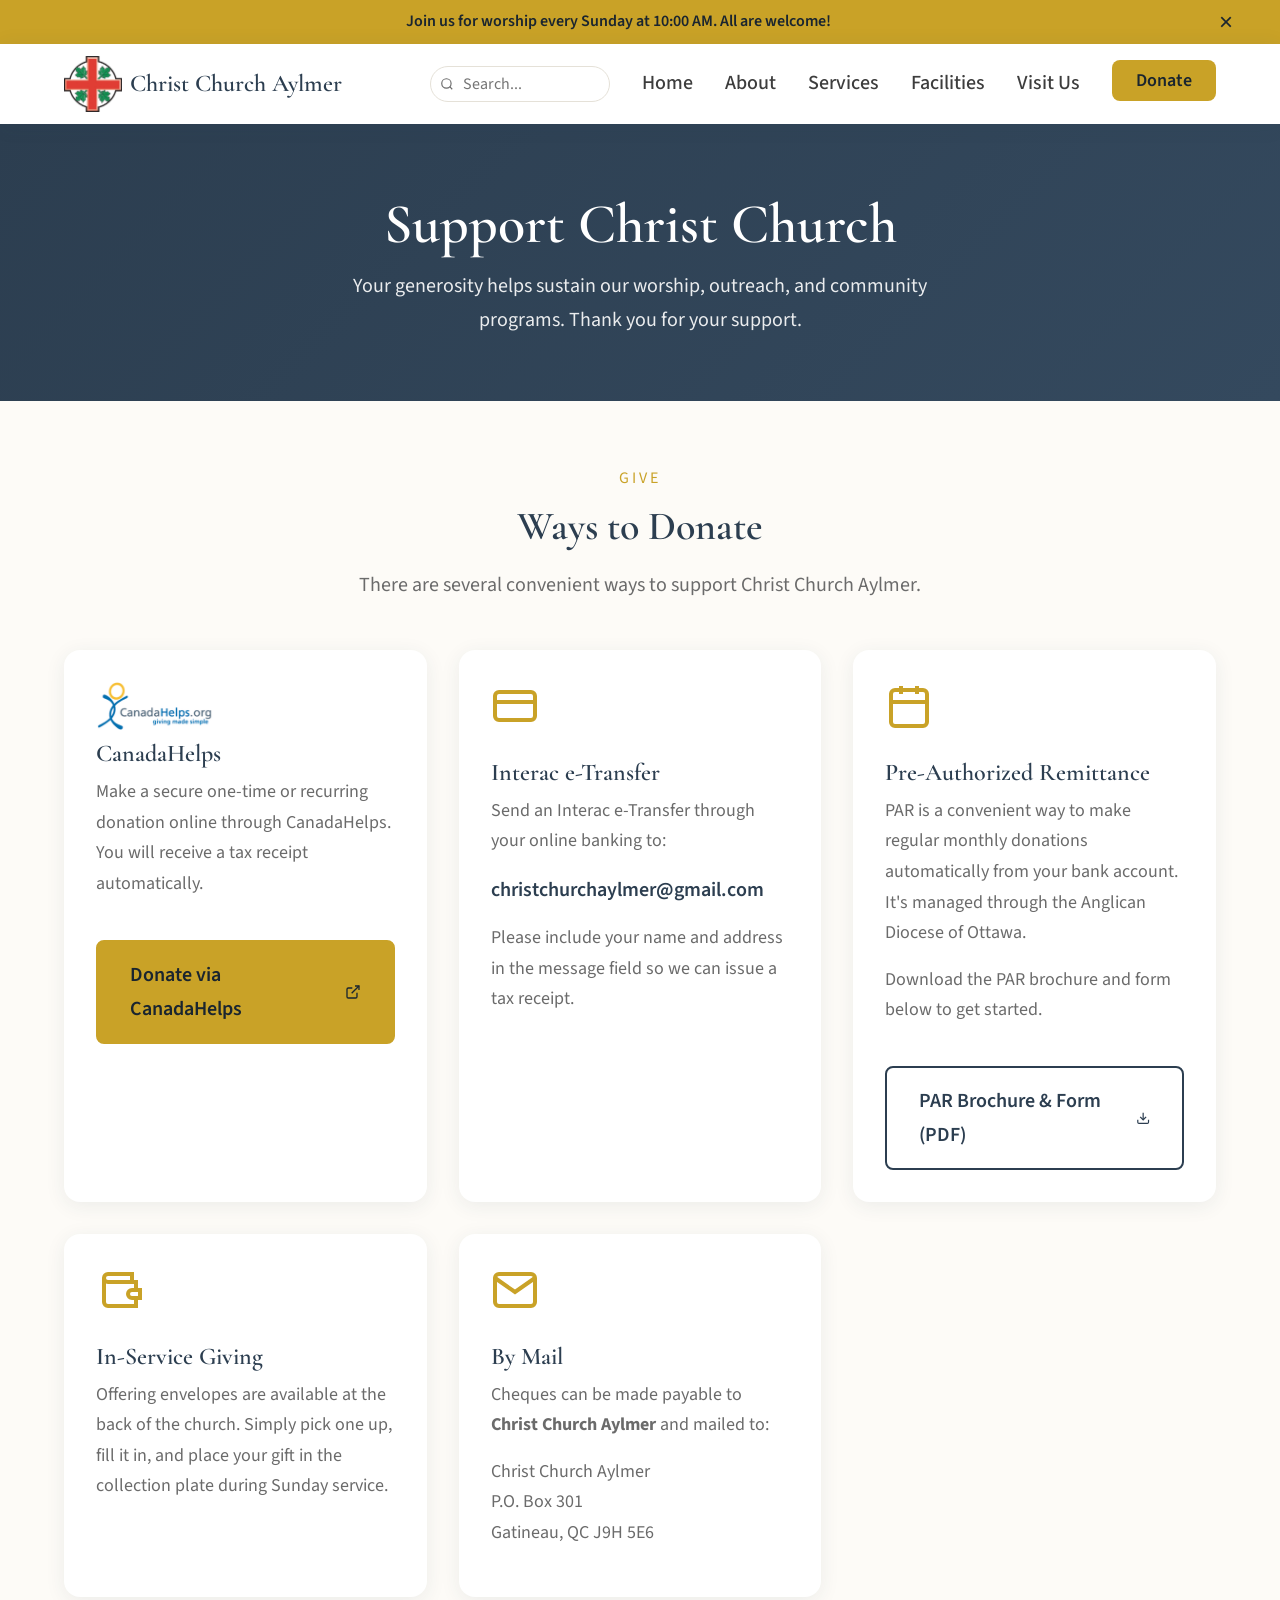
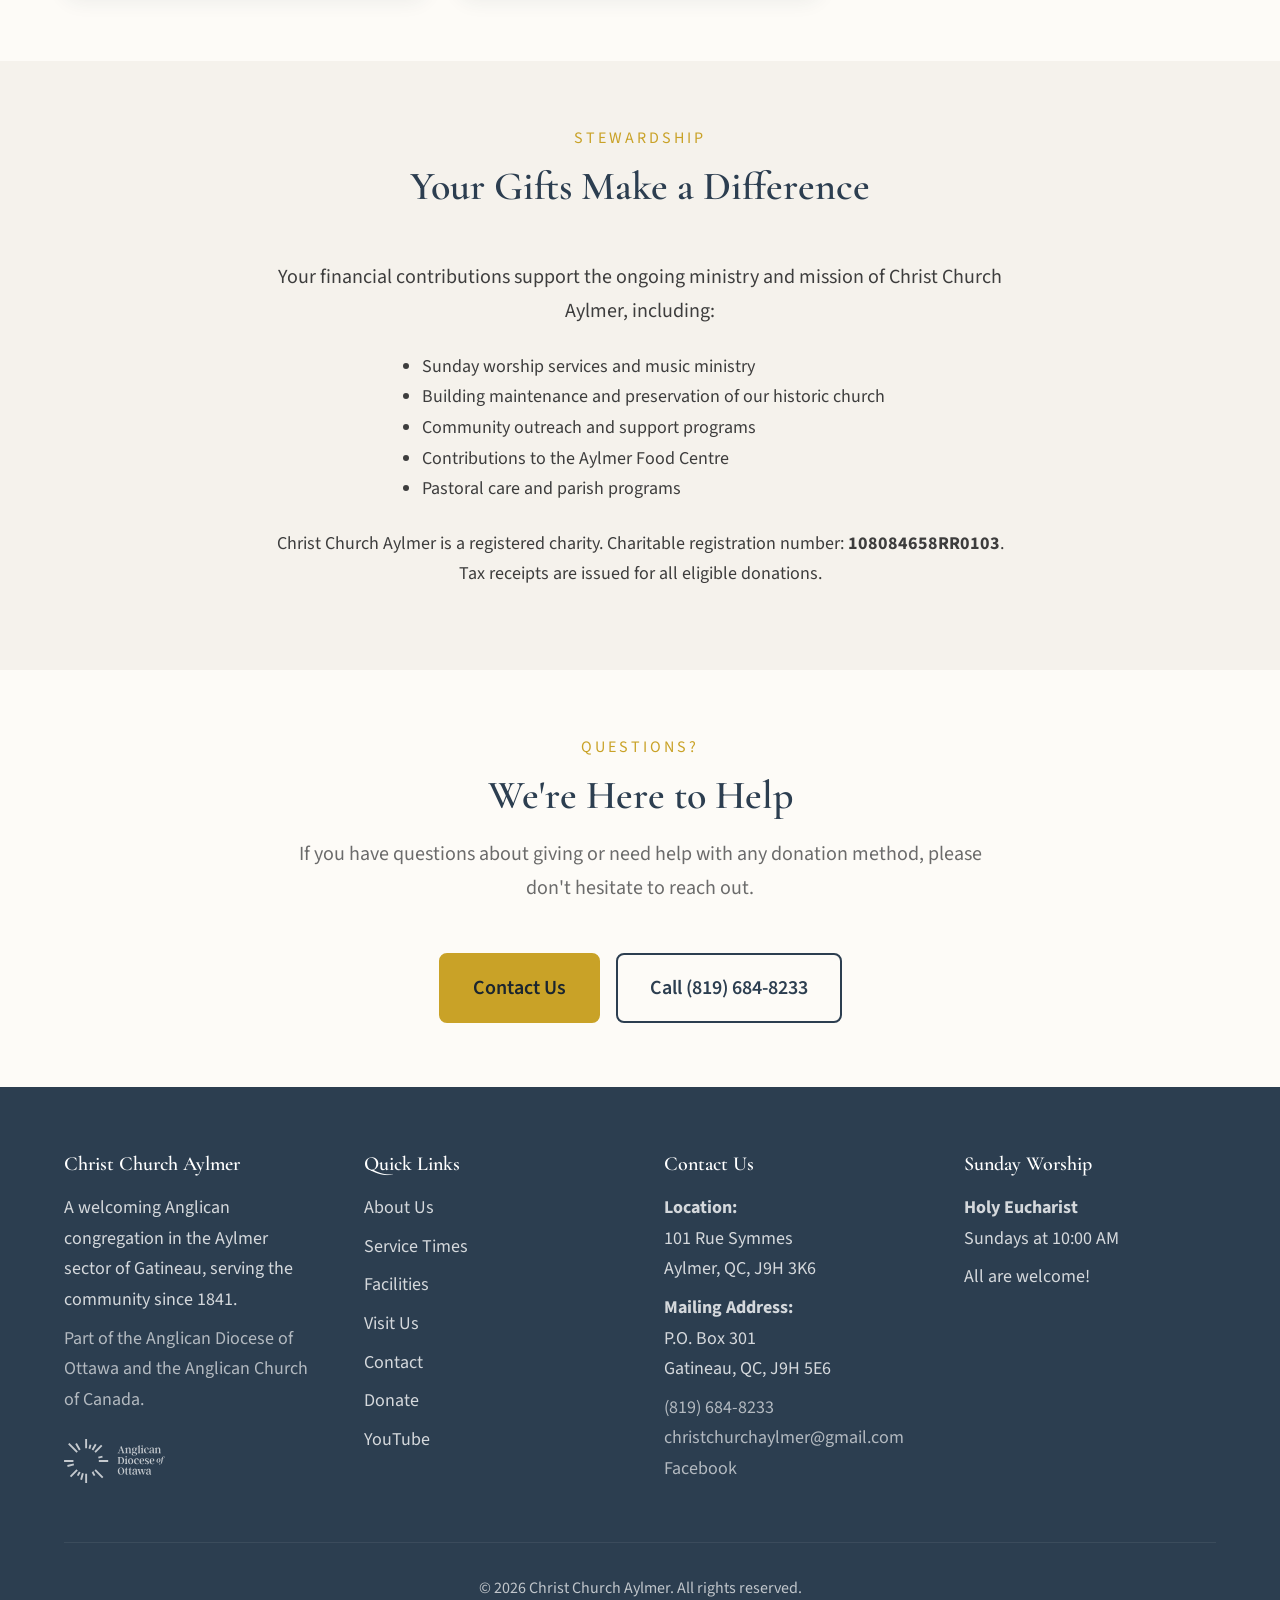
<file: donate.html>
<!DOCTYPE html>
<html lang="en">
<head>
  <meta charset="UTF-8">
  <meta name="viewport" content="width=device-width, initial-scale=1.0">
  <meta name="description" content="Support Christ Church Aylmer through your generous donations. Give online via CanadaHelps, Interac e-Transfer, or Pre-Authorized Remittance.">

  <title>Donate | Christ Church Aylmer</title>

  <link rel="preconnect" href="https://fonts.googleapis.com">
  <link rel="preconnect" href="https://fonts.gstatic.com" crossorigin>
  <link href="https://fonts.googleapis.com/css2?family=Cormorant+Garamond:wght@400;500;600;700&family=Source+Sans+Pro:wght@400;500;600&display=swap" rel="stylesheet">

  <link rel="stylesheet" href="css/styles.css">

  <link rel="icon" type="image/svg+xml" href="data:image/svg+xml,<svg xmlns='http://www.w3.org/2000/svg' viewBox='0 0 100 100'><text y='.9em' font-size='90'>⛪</text></svg>">
</head>
<body>
  <a href="#main-content" class="skip-link">Skip to main content</a>

  <!-- News alert banner -->
  <div class="alert-banner" role="region" aria-label="News and announcements">
    <div class="alert-banner__inner">
      <p class="alert-banner__text">Join us for worship every Sunday at 10:00 AM. All are welcome!</p>
      <button type="button" class="alert-banner__dismiss" aria-label="Dismiss announcement">
        <span aria-hidden="true">&times;</span>
      </button>
    </div>
  </div>

  <!-- ============================================
       HEADER & NAVIGATION
       ============================================ -->
  <header class="header" role="banner">
    <div class="container header__inner">
      <a href="index.html" class="header__logo" aria-label="Christ Church Aylmer - Home">
        <img src="acc.png" alt="Christ Church Aylmer" class="header__logo-img" width="48" height="48">
        <span class="header__logo-text">Christ Church Aylmer</span>
      </a>

      <nav class="nav" role="navigation" aria-label="Main navigation">
        <ul class="nav__list">
          <li class="nav__search-wrap">
            <svg class="nav__search-icon" width="14" height="14" viewBox="0 0 24 24" fill="none" stroke="currentColor" stroke-width="2"><circle cx="11" cy="11" r="8"/><line x1="21" y1="21" x2="16.65" y2="16.65"/></svg>
            <input type="text" id="search-input" class="nav__search-input" placeholder="Search..." autocomplete="off">
            <ul id="search-results" class="search-dropdown"></ul>
          </li>
          <li><a href="index.html" class="nav__link">Home</a></li>
          <li><a href="about.html" class="nav__link">About</a></li>
          <li><a href="services.html" class="nav__link">Services</a></li>
          <li><a href="facilities.html" class="nav__link">Facilities</a></li>
          <li><a href="contact.html" class="nav__link">Visit Us</a></li>
          <li><a href="donate.html" class="nav__donate nav__donate--active">Donate</a></li>
        </ul>
      </nav>


      <button
        class="menu-toggle"
        aria-expanded="false"
        aria-controls="mobile-nav"
        aria-label="Toggle menu"
      >
        <span class="menu-toggle__bar"></span>
        <span class="menu-toggle__bar"></span>
        <span class="menu-toggle__bar"></span>
      </button>
    </div>

    <nav id="mobile-nav" class="mobile-nav" role="navigation" aria-label="Mobile navigation">
      <ul class="mobile-nav__list">
        <li><a href="index.html" class="mobile-nav__link">Home</a></li>
        <li><a href="about.html" class="mobile-nav__link">About</a></li>
        <li><a href="services.html" class="mobile-nav__link">Services</a></li>
        <li><a href="facilities.html" class="mobile-nav__link">Facilities</a></li>
        <li><a href="contact.html" class="mobile-nav__link">Visit Us</a></li>
        <li><a href="donate.html" class="mobile-nav__donate">Donate</a></li>
      </ul>
    </nav>
  </header>

  <!-- ============================================
       MAIN CONTENT
       ============================================ -->
  <main id="main-content">

    <!-- Page Hero -->
    <section class="page-hero">
      <div class="container">
        <h1 class="page-hero__title">Support Christ Church</h1>
        <p class="page-hero__description">
          Your generosity helps sustain our worship, outreach, and community programs. Thank you for your support.
        </p>
      </div>
    </section>

    <!-- ============================================
         DONATION OPTIONS
         ============================================ -->
    <section class="section" aria-labelledby="donate-options-title">
      <div class="container">
        <div class="section-header">
          <p class="section-header__eyebrow">Give</p>
          <h2 id="donate-options-title" class="section-header__title">Ways to Donate</h2>
          <p class="section-header__description">
            There are several convenient ways to support Christ Church Aylmer.
          </p>
        </div>

        <div class="grid grid-3">
          <!-- CanadaHelps -->
          <article class="card animate-on-scroll">
            <img src="6671841.png" alt="CanadaHelps - giving made simple" style="height: 48px; width: auto; margin-bottom: var(--space-sm);">
            <h3 class="card__title">CanadaHelps</h3>
            <p class="card__text">
              Make a secure one-time or recurring donation online through CanadaHelps.
              You will receive a tax receipt automatically.
            </p>
            <a href="https://www.canadahelps.org/en/dn/5517" target="_blank" rel="noopener noreferrer" class="btn btn--primary mt-lg" style="width: 100%;">
              Donate via CanadaHelps
              <svg width="16" height="16" viewBox="0 0 24 24" fill="none" stroke="currentColor" stroke-width="2" aria-hidden="true">
                <path d="M18 13v6a2 2 0 0 1-2 2H5a2 2 0 0 1-2-2V8a2 2 0 0 1 2-2h6"/>
                <polyline points="15 3 21 3 21 9"/>
                <line x1="10" y1="14" x2="21" y2="3"/>
              </svg>
            </a>
          </article>

          <!-- Interac e-Transfer -->
          <article class="card animate-on-scroll">
            <svg class="card__icon" viewBox="0 0 24 24" fill="none" stroke="currentColor" stroke-width="2" aria-hidden="true">
              <rect x="2" y="5" width="20" height="14" rx="2"/>
              <line x1="2" y1="10" x2="22" y2="10"/>
            </svg>
            <h3 class="card__title">Interac e-Transfer</h3>
            <p class="card__text">
              Send an Interac e-Transfer through your online banking to:
            </p>
            <p style="font-weight: 600; color: var(--color-primary); font-size: var(--text-lg); word-break: break-all;">
              christchurchaylmer@gmail.com
            </p>
            <p class="card__text" style="margin-top: var(--space-sm);">
              Please include your name and address in the message field so we can issue a tax receipt.
            </p>
          </article>

          <!-- PAR -->
          <article class="card animate-on-scroll">
            <svg class="card__icon" viewBox="0 0 24 24" fill="none" stroke="currentColor" stroke-width="2" aria-hidden="true">
              <rect x="3" y="4" width="18" height="18" rx="2" ry="2"/>
              <line x1="16" y1="2" x2="16" y2="6"/>
              <line x1="8" y1="2" x2="8" y2="6"/>
              <line x1="3" y1="10" x2="21" y2="10"/>
            </svg>
            <h3 class="card__title">Pre-Authorized Remittance</h3>
            <p class="card__text">
              PAR is a convenient way to make regular monthly donations automatically
              from your bank account. It's managed through the Anglican Diocese of Ottawa.
            </p>
            <p class="card__text">
              Download the PAR brochure and form below to get started.
            </p>
            <a href="http://www.christchurchaylmer.ca/uploads/2/5/1/2/25123622/par_brochure_2022.pdf" target="_blank" rel="noopener noreferrer" class="btn btn--outline mt-lg" style="width: 100%;">
              PAR Brochure & Form (PDF)
              <svg width="16" height="16" viewBox="0 0 24 24" fill="none" stroke="currentColor" stroke-width="2" aria-hidden="true">
                <path d="M21 15v4a2 2 0 0 1-2 2H5a2 2 0 0 1-2-2v-4"/>
                <polyline points="7 10 12 15 17 10"/>
                <line x1="12" y1="15" x2="12" y2="3"/>
              </svg>
            </a>
          </article>

          <!-- In-Service Giving -->
          <article class="card animate-on-scroll">
            <svg class="card__icon" viewBox="0 0 24 24" fill="none" stroke="currentColor" stroke-width="2" aria-hidden="true">
              <path d="M20 12V8H6a2 2 0 0 1-2-2c0-1.1.9-2 2-2h12v4"/>
              <path d="M4 6v12c0 1.1.9 2 2 2h14v-4"/>
              <path d="M18 12a2 2 0 0 0-2 2c0 1.1.9 2 2 2h4v-4h-4z"/>
            </svg>
            <h3 class="card__title">In-Service Giving</h3>
            <p class="card__text">
              Offering envelopes are available at the back of the church. Simply pick one up, fill it in, and place your gift in the collection plate during Sunday service.
            </p>
          </article>

          <!-- By Mail -->
          <article class="card animate-on-scroll">
            <svg class="card__icon" viewBox="0 0 24 24" fill="none" stroke="currentColor" stroke-width="2" aria-hidden="true">
              <path d="M4 4h16c1.1 0 2 .9 2 2v12c0 1.1-.9 2-2 2H4c-1.1 0-2-.9-2-2V6c0-1.1.9-2 2-2z"/>
              <polyline points="22,6 12,13 2,6"/>
            </svg>
            <h3 class="card__title">By Mail</h3>
            <p class="card__text">
              Cheques can be made payable to <strong>Christ Church Aylmer</strong> and mailed to:
            </p>
            <p class="card__text">
              Christ Church Aylmer<br>
              P.O. Box 301<br>
              Gatineau, QC J9H 5E6
            </p>
          </article>
        </div>
      </div>
    </section>

    <!-- ============================================
         WHY GIVE
         ============================================ -->
    <section class="section section--alt" aria-labelledby="why-give-title">
      <div class="container container--narrow">
        <div class="section-header">
          <p class="section-header__eyebrow">Stewardship</p>
          <h2 id="why-give-title" class="section-header__title">Your Gifts Make a Difference</h2>
        </div>
        <div class="text-center animate-on-scroll">
          <p class="text-large">
            Your financial contributions support the ongoing ministry and mission
            of Christ Church Aylmer, including:
          </p>
          <ul style="margin: var(--space-lg) auto; max-width: 500px; text-align: left; margin-left: auto; margin-right: auto; padding-left: var(--space-xl);">
            <li>Sunday worship services and music ministry</li>
            <li>Building maintenance and preservation of our historic church</li>
            <li>Community outreach and support programs</li>
            <li>Contributions to the Aylmer Food Centre</li>
            <li>Pastoral care and parish programs</li>
          </ul>
          <p>
            Christ Church Aylmer is a registered charity. Charitable registration
            number: <strong>108084658RR0103</strong>. Tax receipts are issued for
            all eligible donations.
          </p>
        </div>
      </div>
    </section>

    <!-- ============================================
         QUESTIONS
         ============================================ -->
    <section class="section" aria-labelledby="donate-questions-title">
      <div class="container container--narrow">
        <div class="section-header">
          <p class="section-header__eyebrow">Questions?</p>
          <h2 id="donate-questions-title" class="section-header__title">We're Here to Help</h2>
          <p class="section-header__description">
            If you have questions about giving or need help with any donation method,
            please don't hesitate to reach out.
          </p>
        </div>
        <div class="text-center animate-on-scroll">
          <div style="display: flex; gap: var(--space-md); justify-content: center; flex-wrap: wrap;">
            <a href="contact.html#contact-form" class="btn btn--primary">Contact Us</a>
            <a href="tel:+18196848233" class="btn btn--outline">Call (819) 684-8233</a>
          </div>
        </div>
      </div>
    </section>

  </main>

  <!-- ============================================
       FOOTER
       ============================================ -->
  <footer class="footer" role="contentinfo">
    <div class="container">
      <div class="footer__grid">
        <div class="footer__section">
          <h4>Christ Church Aylmer</h4>
          <p>
            A welcoming Anglican congregation in the Aylmer sector of Gatineau,
            serving the community since 1841.
          </p>
          <p>
            <a href="https://ottawa.anglican.ca/" target="_blank" rel="noopener noreferrer">Part of the Anglican Diocese of Ottawa and the Anglican Church of Canada.</a>
          </p>
          <a href="https://ottawa.anglican.ca/" target="_blank" rel="noopener noreferrer" class="footer__ado-logo-link">
            <img src="ado-int-rgb-pos.svg" alt="Anglican Diocese of Ottawa" class="footer__ado-logo">
          </a>
        </div>

        <div class="footer__section">
          <h4>Quick Links</h4>
          <ul class="footer__links">
            <li><a href="about.html">About Us</a></li>
            <li><a href="services.html">Service Times</a></li>
            <li><a href="facilities.html">Facilities</a></li>
            <li><a href="contact.html">Visit Us</a></li>
            <li><a href="contact.html#contact-form">Contact</a></li>
            <li><a href="donate.html">Donate</a></li>
            <li><a href="https://www.youtube.com/@christchurchaylmer" target="_blank" rel="noopener noreferrer">YouTube</a></li>
          </ul>
        </div>

        <div class="footer__section">
          <h4>Contact Us</h4>
          <p><strong>Location:</strong><br>101 Rue Symmes<br>Aylmer, QC, J9H 3K6</p>
          <p><strong>Mailing Address:</strong><br>P.O. Box 301<br>Gatineau, QC, J9H 5E6</p>
          <p>
            <a href="tel:+18196848233">(819) 684-8233</a><br>
            <a href="mailto:christchurchaylmer@gmail.com">christchurchaylmer@gmail.com</a><br>
            <a href="https://www.facebook.com/christchurchaylmer" target="_blank" rel="noopener noreferrer">Facebook</a>
          </p>
        </div>

        <div class="footer__section">
          <h4>Sunday Worship</h4>
          <p>
            <strong>Holy Eucharist</strong><br>
            Sundays at 10:00 AM
          </p>
          <p>All are welcome!</p>
        </div>
      </div>

      <div class="footer__bottom">
        <p>&copy; <span id="current-year">2025</span> Christ Church Aylmer. All rights reserved.</p>
      </div>
    </div>
  </footer>


  <script src="js/main.js"></script>
  <script src="js/search.js"></script>
</body>
</html>
</file>
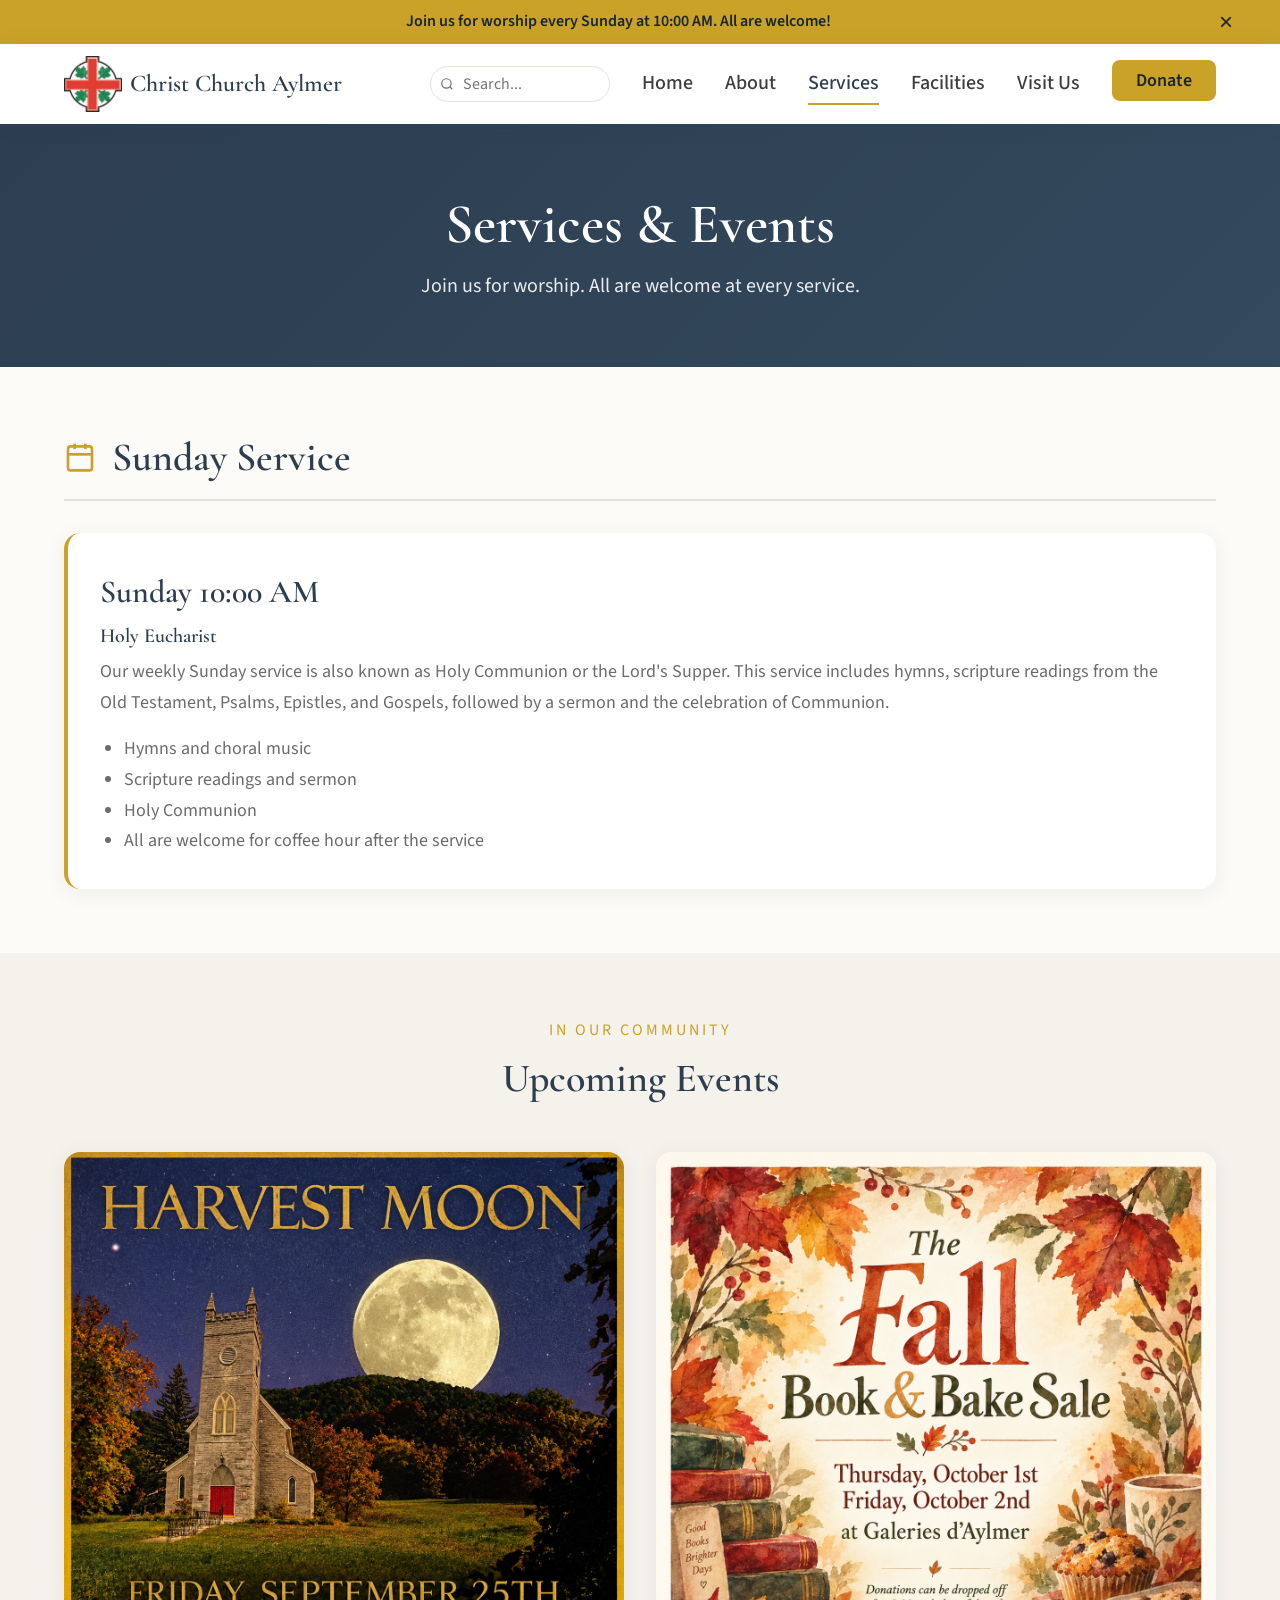
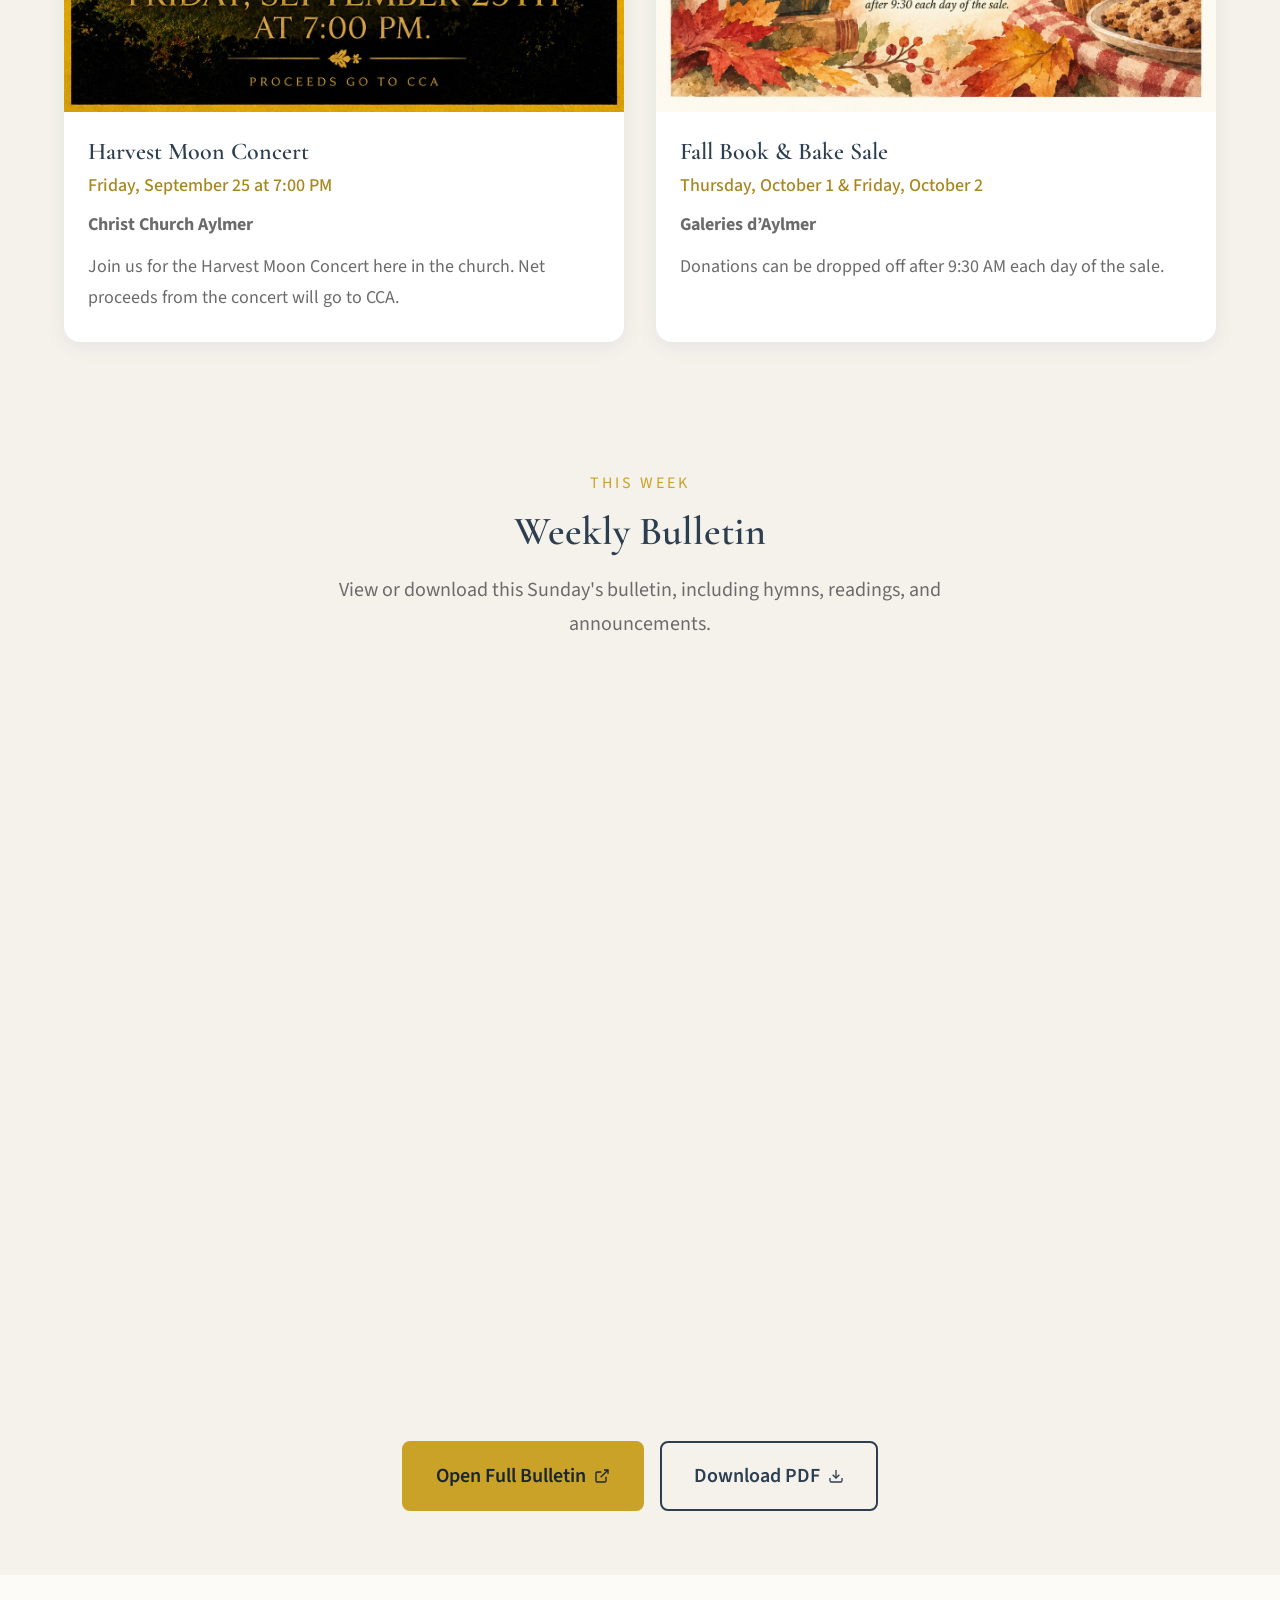
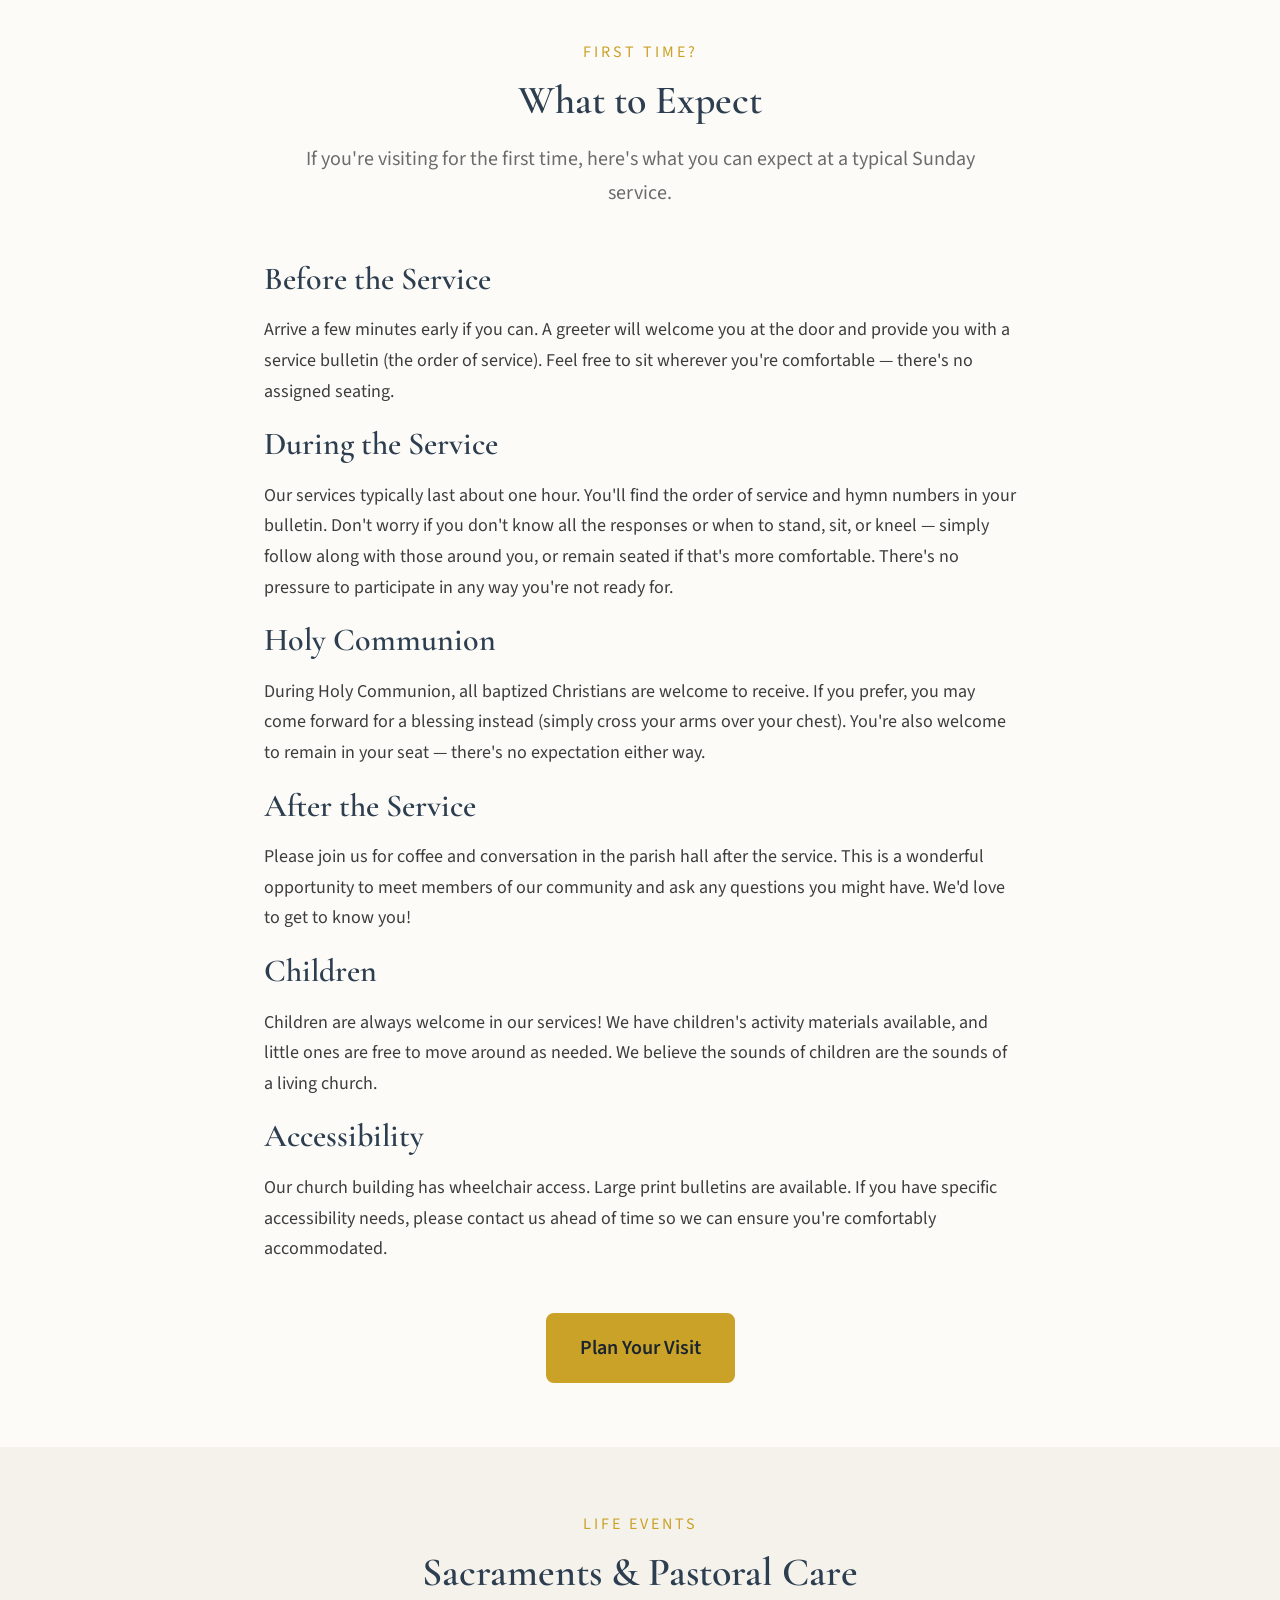
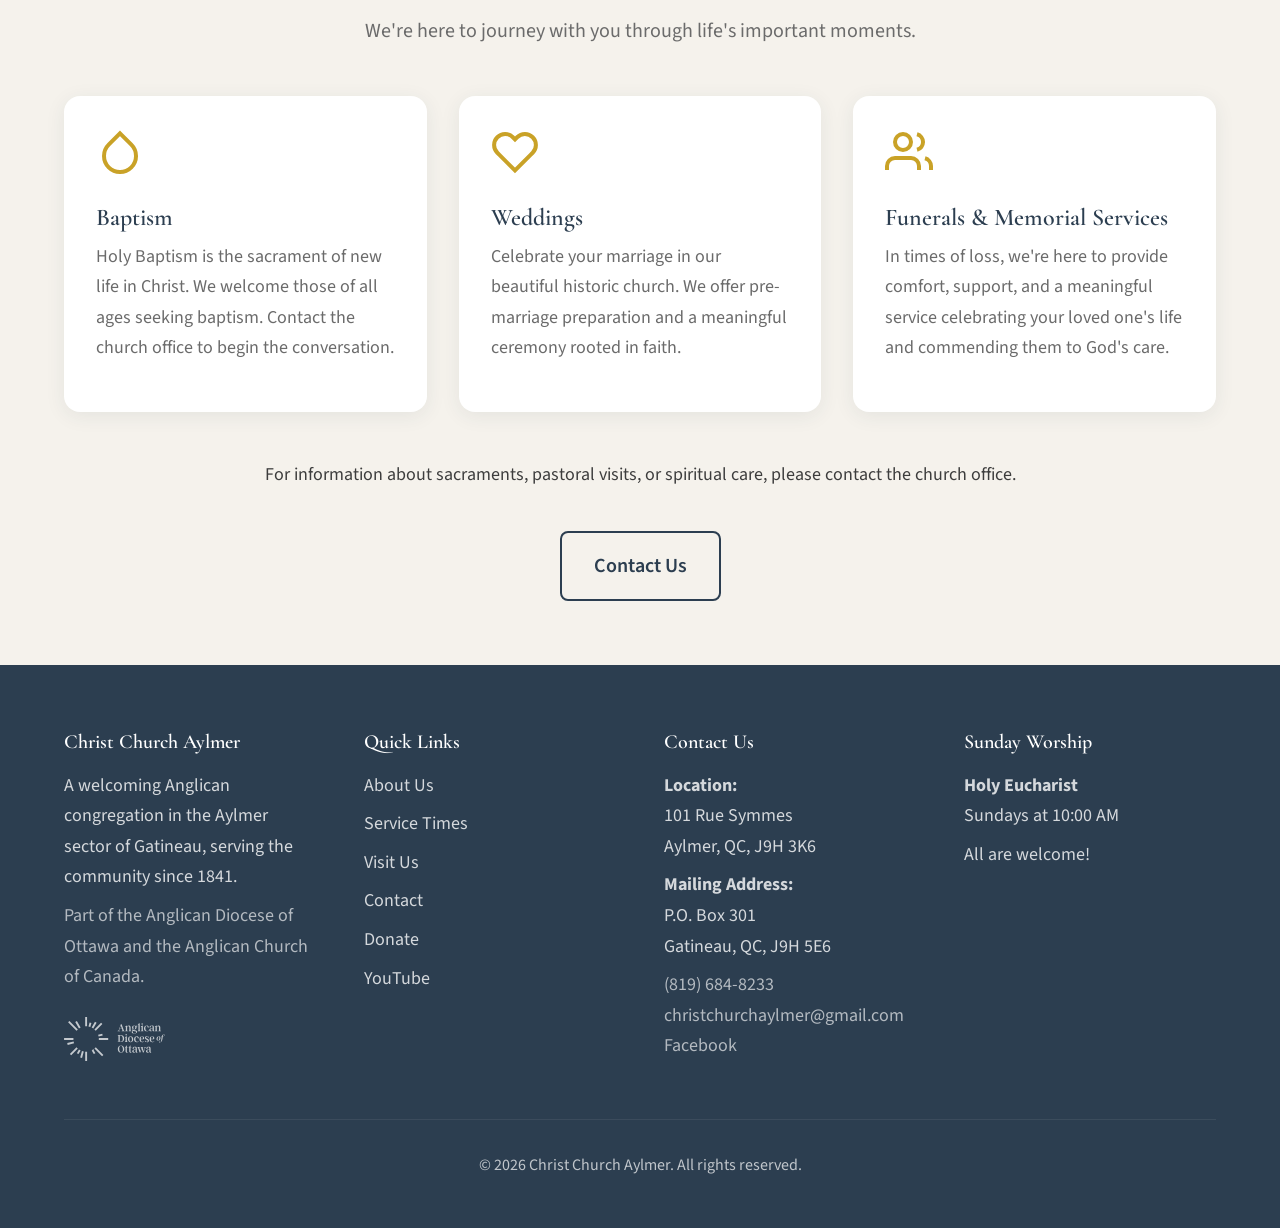
<file: services.html>
<!DOCTYPE html>
<html lang="en">
<head>
  <meta charset="UTF-8">
  <meta name="viewport" content="width=device-width, initial-scale=1.0">
  <meta name="description" content="Service times at Christ Church Aylmer. Join us for Sunday Holy Eucharist at 10:00 AM. All are welcome.">

  <title>Services & Events | Christ Church Aylmer</title>

  <link rel="preconnect" href="https://fonts.googleapis.com">
  <link rel="preconnect" href="https://fonts.gstatic.com" crossorigin>
  <link href="https://fonts.googleapis.com/css2?family=Cormorant+Garamond:wght@400;500;600;700&family=Source+Sans+Pro:wght@400;500;600&display=swap" rel="stylesheet">

  <link rel="stylesheet" href="css/styles.css">

  <link rel="icon" type="image/svg+xml" href="data:image/svg+xml,<svg xmlns='http://www.w3.org/2000/svg' viewBox='0 0 100 100'><text y='.9em' font-size='90'>⛪</text></svg>">
</head>
<body>
  <a href="#main-content" class="skip-link">Skip to main content</a>

  <!-- News alert banner -->
  <div class="alert-banner" role="region" aria-label="News and announcements">
    <div class="alert-banner__inner">
      <p class="alert-banner__text">Join us for worship every Sunday at 10:00 AM. All are welcome!</p>
      <button type="button" class="alert-banner__dismiss" aria-label="Dismiss announcement">
        <span aria-hidden="true">&times;</span>
      </button>
    </div>
  </div>

  <!-- ============================================
       HEADER & NAVIGATION
       ============================================ -->
  <header class="header" role="banner">
    <div class="container header__inner">
      <a href="index.html" class="header__logo" aria-label="Christ Church Aylmer - Home">
        <img src="acc.png" alt="Christ Church Aylmer" class="header__logo-img" width="48" height="48">
        <span class="header__logo-text">Christ Church Aylmer</span>
      </a>

      <nav class="nav" role="navigation" aria-label="Main navigation">
        <ul class="nav__list">
          <li class="nav__search-wrap">
            <svg class="nav__search-icon" width="14" height="14" viewBox="0 0 24 24" fill="none" stroke="currentColor" stroke-width="2"><circle cx="11" cy="11" r="8"/><line x1="21" y1="21" x2="16.65" y2="16.65"/></svg>
            <input type="text" id="search-input" class="nav__search-input" placeholder="Search..." autocomplete="off">
            <ul id="search-results" class="search-dropdown"></ul>
          </li>
          <li><a href="index.html" class="nav__link">Home</a></li>
          <li><a href="about.html" class="nav__link">About</a></li>
          <li><a href="services.html" class="nav__link nav__link--active">Services</a></li>
          <li><a href="facilities.html" class="nav__link">Facilities</a></li>
          <li><a href="contact.html" class="nav__link">Visit Us</a></li>
          <li><a href="donate.html" class="nav__donate">Donate</a></li>
        </ul>
      </nav>


      <button
        class="menu-toggle"
        aria-expanded="false"
        aria-controls="mobile-nav"
        aria-label="Toggle menu"
      >
        <span class="menu-toggle__bar"></span>
        <span class="menu-toggle__bar"></span>
        <span class="menu-toggle__bar"></span>
      </button>
    </div>

    <nav id="mobile-nav" class="mobile-nav" role="navigation" aria-label="Mobile navigation">
      <ul class="mobile-nav__list">
        <li><a href="index.html" class="mobile-nav__link">Home</a></li>
        <li><a href="about.html" class="mobile-nav__link">About</a></li>
        <li><a href="services.html" class="mobile-nav__link mobile-nav__link--active">Services</a></li>
        <li><a href="facilities.html" class="mobile-nav__link">Facilities</a></li>
        <li><a href="contact.html" class="mobile-nav__link">Visit Us</a></li>
        <li><a href="donate.html" class="mobile-nav__donate">Donate</a></li>
      </ul>
    </nav>
  </header>

  <!-- ============================================
       MAIN CONTENT
       ============================================ -->
  <main id="main-content">

    <!-- Page Hero -->
    <section class="page-hero">
      <div class="container">
        <h1 class="page-hero__title">Services & Events</h1>
        <p class="page-hero__description">
          <span class="page-hero__line">Join us for worship.</span>
          <span class="page-hero__line">All are welcome at every service.</span>
        </p>
      </div>
    </section>

    <!-- ============================================
         WEEKLY SERVICES
         ============================================ -->
    <section class="section" aria-labelledby="weekly-services-title">
      <div class="container">
        <div class="service-category">
            <h2 id="weekly-services-title" class="service-category__title">
            <svg class="service-category__icon" viewBox="0 0 24 24" fill="none" stroke="currentColor" stroke-width="2" aria-hidden="true">
              <rect x="3" y="4" width="18" height="18" rx="2" ry="2"/>
              <line x1="16" y1="2" x2="16" y2="6"/>
              <line x1="8" y1="2" x2="8" y2="6"/>
              <line x1="3" y1="10" x2="21" y2="10"/>
            </svg>
            Sunday Service
          </h2>

          <div class="services-grid">
            <!-- Sunday Service -->
            <article class="card service-card animate-on-scroll">
              <p class="service-card__time">Sunday 10:00 AM</p>
              <h3 class="service-card__name">Holy Eucharist</h3>
              <p class="service-card__description">
                Our weekly Sunday service is also known as Holy Communion or the Lord's Supper.
                This service includes hymns, scripture readings from the Old Testament, Psalms,
                Epistles, and Gospels, followed by a sermon and the celebration of Communion.
              </p>
              <ul style="margin: var(--space-md) 0 0 var(--space-lg); color: var(--color-text-light);">
                <li>Hymns and choral music</li>
                <li>Scripture readings and sermon</li>
                <li>Holy Communion</li>
                <li>All are welcome for coffee hour after the service</li>
              </ul>
            </article>
          </div>
        </div>
      </div>
    </section>


    <!-- Upcoming Events -->
    <section id="upcoming-events" class="section section--alt" aria-labelledby="upcoming-events-title">
      <div class="container">
        <div class="section-header">
          <p class="section-header__eyebrow">In Our Community</p>
          <h2 id="upcoming-events-title" class="section-header__title">Upcoming Events</h2>
        </div>
        <div class="services-grid">
          <article id="harvest-moon-concert" class="card event-card animate-on-scroll">
            <div class="event-card__image">
              <img src="harvest_moon_concert.jpg" alt="Harvest Moon concert poster with the church beneath a golden full moon" width="1254" height="1254" loading="lazy">
            </div>
            <div class="event-card__body">
              <h3 class="event-card__name">Harvest Moon Concert</h3>
              <p class="event-card__datetime">Friday, September 25 at 7:00 PM</p>
              <p class="event-card__description"><strong>Christ Church Aylmer</strong></p>
              <p class="event-card__description">Join us for the Harvest Moon Concert here in the church. Net proceeds from the concert will go to CCA.</p>
            </div>
          </article>
          <article id="fall-book-bake-sale" class="card event-card animate-on-scroll">
            <div class="event-card__image">
              <img src="fall_book_bake_sale.jpg" alt="Fall Book and Bake Sale poster with autumn leaves, books, and baked goods" width="1254" height="1254" loading="lazy">
            </div>
            <div class="event-card__body">
              <h3 class="event-card__name">Fall Book &amp; Bake Sale</h3>
              <p class="event-card__datetime">Thursday, October 1 &amp; Friday, October 2</p>
              <p class="event-card__description"><strong>Galeries d’Aylmer</strong></p>
              <p class="event-card__description">Donations can be dropped off after 9:30 AM each day of the sale.</p>
            </div>
          </article>
        </div>
      </div>
    </section>

    <!-- ============================================
         WEEKLY BULLETIN
         ============================================ -->
    <section class="section section--alt" aria-labelledby="bulletin-title">
      <div class="container">
        <div class="section-header">
          <p class="section-header__eyebrow">This Week</p>
          <h2 id="bulletin-title" class="section-header__title">Weekly Bulletin</h2>
          <p class="section-header__description">
            View or download this Sunday's bulletin, including hymns, readings, and announcements.
          </p>
        </div>
        <div class="bulletin-viewer animate-on-scroll">
          <!--
            HOW TO UPDATE WEEKLY (no code changes needed):
            1. Open Google Drive and find the bulletin file
            2. Right-click → "Manage versions" → "Upload new version"
            3. Upload the new PDF — the embed below updates automatically

            FIRST-TIME SETUP:
            1. Upload a bulletin PDF to Google Drive
            2. Right-click → Share → "Anyone with the link" can view
            3. Copy the file ID from the URL (the long string between /d/ and /view)
            4. Replace FILE_ID below with that ID (in both the iframe src and the download link)
          -->
          <div class="bulletin-viewer__embed">
            <iframe
              src="https://drive.google.com/file/d/1wy3r53-0-tG-mgisKRqelH48kuc864bH/preview"
              class="bulletin-viewer__iframe"
              allow="autoplay"
              title="This week's bulletin PDF"
              loading="lazy"
            ></iframe>
          </div>
          <div class="bulletin-viewer__actions">
            <a href="https://drive.google.com/file/d/1wy3r53-0-tG-mgisKRqelH48kuc864bH/view" target="_blank" rel="noopener noreferrer" class="btn btn--primary">
              Open Full Bulletin
              <svg width="16" height="16" viewBox="0 0 24 24" fill="none" stroke="currentColor" stroke-width="2" aria-hidden="true">
                <path d="M18 13v6a2 2 0 0 1-2 2H5a2 2 0 0 1-2-2V8a2 2 0 0 1 2-2h6"/>
                <polyline points="15 3 21 3 21 9"/>
                <line x1="10" y1="14" x2="21" y2="3"/>
              </svg>
            </a>
            <a href="https://drive.google.com/uc?export=download&id=1wy3r53-0-tG-mgisKRqelH48kuc864bH" class="btn btn--outline">
              Download PDF
              <svg width="16" height="16" viewBox="0 0 24 24" fill="none" stroke="currentColor" stroke-width="2" aria-hidden="true">
                <path d="M21 15v4a2 2 0 0 1-2 2H5a2 2 0 0 1-2-2v-4"/>
                <polyline points="7 10 12 15 17 10"/>
                <line x1="12" y1="15" x2="12" y2="3"/>
              </svg>
            </a>
          </div>
        </div>
      </div>
    </section>

    <!-- ============================================
         WHAT TO EXPECT
         ============================================ -->
    <section class="section" aria-labelledby="expect-title">
      <div class="container container--narrow">
        <div class="section-header">
          <p class="section-header__eyebrow">First Time?</p>
          <h2 id="expect-title" class="section-header__title">What to Expect</h2>
          <p class="section-header__description">
            If you're visiting for the first time, here's what you can expect at a typical Sunday service.
          </p>
        </div>

        <div class="animate-on-scroll">
          <h3>Before the Service</h3>
          <p>
            Arrive a few minutes early if you can. A greeter will welcome you at the door
            and provide you with a service bulletin (the order of service). Feel free to
            sit wherever you're comfortable — there's no assigned seating.
          </p>

          <h3>During the Service</h3>
          <p>
            Our services typically last about one hour. You'll find the order of service
            and hymn numbers in your bulletin. Don't worry if you don't know all the
            responses or when to stand, sit, or kneel — simply follow along with those
            around you, or remain seated if that's more comfortable. There's no pressure
            to participate in any way you're not ready for.
          </p>

          <h3>Holy Communion</h3>
          <p>
            During Holy Communion, all baptized Christians are welcome to receive.
            If you prefer, you may come forward for a blessing instead (simply cross
            your arms over your chest). You're also welcome to remain in your seat —
            there's no expectation either way.
          </p>

          <h3>After the Service</h3>
          <p>
            Please join us for coffee and conversation in the parish hall after the service.
            This is a wonderful opportunity to meet members of our community and ask any
            questions you might have. We'd love to get to know you!
          </p>

          <h3>Children</h3>
          <p>
            Children are always welcome in our services! We have children's activity
            materials available, and little ones are free to move around as needed.
            We believe the sounds of children are the sounds of a living church.
          </p>

          <h3>Accessibility</h3>
          <p>
            Our church building has wheelchair access. Large print bulletins are available.
            If you have specific accessibility needs, please contact us ahead of time so
            we can ensure you're comfortably accommodated.
          </p>

          <div class="text-center mt-2xl">
            <a href="contact.html" class="btn btn--primary">Plan Your Visit</a>
          </div>
        </div>
      </div>
    </section>

    <!-- ============================================
         SACRAMENTS & PASTORAL CARE
         ============================================ -->
    <section class="section section--alt" aria-labelledby="sacraments-title">
      <div class="container">
        <div class="section-header">
          <p class="section-header__eyebrow">Life Events</p>
          <h2 id="sacraments-title" class="section-header__title">Sacraments & Pastoral Care</h2>
          <p class="section-header__description">
            We're here to journey with you through life's important moments.
          </p>
        </div>

        <div class="grid grid-3">
          <!-- Baptism -->
          <article class="card animate-on-scroll">
            <svg class="card__icon" viewBox="0 0 24 24" fill="none" stroke="currentColor" stroke-width="2" aria-hidden="true">
              <path d="M12 2.69l5.66 5.66a8 8 0 1 1-11.31 0z"/>
            </svg>
            <h3 class="card__title">Baptism</h3>
            <p class="card__text">
              Holy Baptism is the sacrament of new life in Christ. We welcome those of all ages
              seeking baptism. Contact the church office to begin the conversation.
            </p>
          </article>

          <!-- Wedding -->
          <article class="card animate-on-scroll">
            <svg class="card__icon" viewBox="0 0 24 24" fill="none" stroke="currentColor" stroke-width="2" aria-hidden="true">
              <path d="M20.84 4.61a5.5 5.5 0 0 0-7.78 0L12 5.67l-1.06-1.06a5.5 5.5 0 0 0-7.78 7.78l1.06 1.06L12 21.23l7.78-7.78 1.06-1.06a5.5 5.5 0 0 0 0-7.78z"/>
            </svg>
            <h3 class="card__title">Weddings</h3>
            <p class="card__text">
              Celebrate your marriage in our beautiful historic church. We offer
              pre-marriage preparation and a meaningful ceremony rooted in faith.
            </p>
          </article>

          <!-- Funeral -->
          <article class="card animate-on-scroll">
            <svg class="card__icon" viewBox="0 0 24 24" fill="none" stroke="currentColor" stroke-width="2" aria-hidden="true">
              <path d="M17 21v-2a4 4 0 0 0-4-4H5a4 4 0 0 0-4 4v2"/>
              <circle cx="9" cy="7" r="4"/>
              <path d="M23 21v-2a4 4 0 0 0-3-3.87"/>
              <path d="M16 3.13a4 4 0 0 1 0 7.75"/>
            </svg>
            <h3 class="card__title">Funerals & Memorial Services</h3>
            <p class="card__text">
              In times of loss, we're here to provide comfort, support, and a meaningful
              service celebrating your loved one's life and commending them to God's care.
            </p>
          </article>
        </div>

        <div class="text-center mt-2xl animate-on-scroll">
          <p>
            For information about sacraments, pastoral visits, or spiritual care,
            please contact the church office.
          </p>
          <a href="contact.html" class="btn btn--outline mt-lg">Contact Us</a>
        </div>
      </div>
    </section>

  </main>

  <!-- ============================================
       FOOTER
       ============================================ -->
  <footer class="footer" role="contentinfo">
    <div class="container">
      <div class="footer__grid">
        <div class="footer__section">
          <h4>Christ Church Aylmer</h4>
          <p>
            A welcoming Anglican congregation in the Aylmer sector of Gatineau,
            serving the community since 1841.
          </p>
          <p>
            <a href="https://ottawa.anglican.ca/" target="_blank" rel="noopener noreferrer">Part of the Anglican Diocese of Ottawa and the Anglican Church of Canada.</a>
          </p>
          <a href="https://ottawa.anglican.ca/" target="_blank" rel="noopener noreferrer" class="footer__ado-logo-link">
            <img src="ado-int-rgb-pos.svg" alt="Anglican Diocese of Ottawa" class="footer__ado-logo">
          </a>
        </div>

        <div class="footer__section">
          <h4>Quick Links</h4>
          <ul class="footer__links">
            <li><a href="about.html">About Us</a></li>
            <li><a href="services.html">Service Times</a></li>
            <li><a href="contact.html">Visit Us</a></li>
            <li><a href="contact.html#contact-form">Contact</a></li>
            <li><a href="donate.html">Donate</a></li>
            <li><a href="https://www.youtube.com/@christchurchaylmer" target="_blank" rel="noopener noreferrer">YouTube</a></li>
          </ul>
        </div>

        <div class="footer__section">
          <h4>Contact Us</h4>
          <p><strong>Location:</strong><br>101 Rue Symmes<br>Aylmer, QC, J9H 3K6</p>
          <p><strong>Mailing Address:</strong><br>P.O. Box 301<br>Gatineau, QC, J9H 5E6</p>
          <p>
            <a href="tel:+18196848233">(819) 684-8233</a><br>
            <a href="mailto:christchurchaylmer@gmail.com">christchurchaylmer@gmail.com</a><br>
            <a href="https://www.facebook.com/christchurchaylmer" target="_blank" rel="noopener noreferrer">Facebook</a>
          </p>
        </div>

        <div class="footer__section">
          <h4>Sunday Worship</h4>
          <p>
            <strong>Holy Eucharist</strong><br>
            Sundays at 10:00 AM
          </p>
          <p>All are welcome!</p>
        </div>
      </div>

      <div class="footer__bottom">
        <p>&copy; <span id="current-year">2025</span> Christ Church Aylmer. All rights reserved.</p>
      </div>
    </div>
  </footer>


  <script src="js/main.js"></script>
  <script src="js/search.js"></script>
</body>
</html>
</file>
<file: css/styles.css>
/*
 * Christ Church Aylmer - Main Stylesheet
 *
 * Design Philosophy:
 * - Calm, spiritual aesthetic with warm neutrals
 * - Large, readable typography for accessibility
 * - Generous whitespace for visual breathing room
 * - Subtle animations that don't distract
 * - Mobile-first responsive design
 *
 * Color Palette:
 * - Primary: Deep warm navy (#2C3E50) - trust, tradition
 * - Accent: Soft gold (#C9A227) - warmth, welcome
 * - Background: Warm white (#FDFBF7) - calm, clean
 * - Text: Charcoal (#3D3D3D) - readable, soft
 */

/* ============================================
   CSS CUSTOM PROPERTIES (Design Tokens)
   ============================================ */
:root {
  /* Colors */
  --color-primary: #2C3E50;
  --color-primary-light: #34495E;
  --color-primary-dark: #1a252f;
  --color-accent: #C9A227;
  --color-accent-light: #D4B24A;
  --color-accent-dark: #A8871F;

  --color-background: #FDFBF7;
  --color-background-alt: #F5F2EC;
  --color-surface: #FFFFFF;

  --color-text: #3D3D3D;
  --color-text-light: #6B6B6B;
  --color-text-inverse: #FFFFFF;

  --color-border: #E5E1D8;
  --color-shadow: rgba(44, 62, 80, 0.08);

  /* Typography */
  --font-heading: 'Cormorant Garamond', Georgia, serif;
  --font-body: 'Source Sans Pro', -apple-system, BlinkMacSystemFont, sans-serif;

  /* Font Sizes - Using clamp for fluid typography */
  --text-xs: clamp(0.75rem, 0.7rem + 0.25vw, 0.875rem);
  --text-sm: clamp(0.875rem, 0.8rem + 0.35vw, 1rem);
  --text-base: clamp(1rem, 0.9rem + 0.5vw, 1.125rem);
  --text-lg: clamp(1.125rem, 1rem + 0.6vw, 1.25rem);
  --text-xl: clamp(1.25rem, 1.1rem + 0.75vw, 1.5rem);
  --text-2xl: clamp(1.5rem, 1.2rem + 1.5vw, 2rem);
  --text-3xl: clamp(1.875rem, 1.4rem + 2.25vw, 2.5rem);
  --text-4xl: clamp(2.25rem, 1.6rem + 3.25vw, 3.5rem);

  /* Spacing */
  --space-xs: 0.25rem;
  --space-sm: 0.5rem;
  --space-md: 1rem;
  --space-lg: 1.5rem;
  --space-xl: 2rem;
  --space-2xl: 3rem;
  --space-3xl: 4rem;
  --space-4xl: 6rem;

  /* Layout */
  --max-width: 1200px;
  --max-width-narrow: 800px;
  --header-height: 80px;
  --border-radius: 8px;
  --border-radius-lg: 16px;

  /* Transitions */
  --transition-fast: 150ms ease;
  --transition-base: 250ms ease;
  --transition-slow: 400ms ease;
}

/* ============================================
   RESET & BASE STYLES
   ============================================ */
*,
*::before,
*::after {
  box-sizing: border-box;
  margin: 0;
  padding: 0;
}

html {
  scroll-behavior: smooth;
  /* Prevent font size inflation on mobile */
  -webkit-text-size-adjust: 100%;
}

body {
  font-family: var(--font-body);
  font-size: var(--text-base);
  line-height: 1.7;
  color: var(--color-text);
  background-color: var(--color-background);
  /* Improve text rendering */
  -webkit-font-smoothing: antialiased;
  -moz-osx-font-smoothing: grayscale;
}

/* Skip to main content link for accessibility */
.skip-link {
  position: absolute;
  top: -100%;
  left: 50%;
  transform: translateX(-50%);
  padding: var(--space-sm) var(--space-md);
  background: var(--color-primary);
  color: var(--color-text-inverse);
  text-decoration: none;
  border-radius: var(--border-radius);
  z-index: 9999;
  transition: top var(--transition-fast);
}

.skip-link:focus {
  top: var(--space-md);
}

/* ============================================
   NEWS ALERT BANNER
   ============================================ */
.alert-banner {
  width: 100%;
  background: var(--color-accent);
  color: var(--color-primary-dark);
  padding: var(--space-sm) var(--space-lg);
  text-align: center;
  position: relative;
  max-height: 140px;
  transition: max-height var(--transition-base), padding var(--transition-base), opacity var(--transition-base);
  overflow: hidden;
}

.alert-banner--dismissed {
  max-height: 0;
  padding-top: 0;
  padding-bottom: 0;
  opacity: 0;
}

.alert-banner__inner {
  display: flex;
  align-items: center;
  justify-content: center;
  flex-wrap: wrap;
  gap: var(--space-md);
  max-width: var(--max-width);
  margin: 0 auto;
}

.alert-banner__text {
  margin: 0;
  font-size: var(--text-sm);
  font-weight: 600;
  flex: 1;
  min-width: 200px;
}

/* Newsletter form (home page banner) */
.alert-banner__newsletter {
  display: flex;
  align-items: center;
  gap: var(--space-sm);
  flex-shrink: 0;
}

.alert-banner__input {
  padding: var(--space-xs) var(--space-sm);
  font-size: var(--text-sm);
  font-family: var(--font-body);
  border: 1px solid var(--color-primary-dark);
  border-radius: var(--border-radius);
  background: var(--color-surface);
  color: var(--color-primary-dark);
  min-width: 180px;
}

.alert-banner__input::placeholder {
  color: var(--color-text-light);
}

.alert-banner__input:focus {
  outline: none;
  border-color: var(--color-primary);
  box-shadow: 0 0 0 2px rgba(44, 62, 80, 0.2);
}

.alert-banner__submit {
  padding: var(--space-xs) var(--space-md);
  font-size: var(--text-xs);
  font-weight: 600;
  font-family: var(--font-body);
  color: var(--color-accent);
  background: var(--color-primary-dark);
  border: none;
  border-radius: var(--border-radius);
  cursor: pointer;
  white-space: nowrap;
  transition: background var(--transition-fast), color var(--transition-fast);
}

.alert-banner__submit:hover,
.alert-banner__submit:focus {
  background: var(--color-primary);
  color: var(--color-text-inverse);
}

.alert-banner__submit:focus-visible {
  outline: 2px solid var(--color-primary-dark);
  outline-offset: 2px;
}

@media (max-width: 700px) {
  .alert-banner {
    display: none;
  }
}

.alert-banner__dismiss {
  flex-shrink: 0;
  display: flex;
  align-items: center;
  justify-content: center;
  width: 28px;
  height: 28px;
  padding: 0;
  background: transparent;
  border: none;
  color: var(--color-primary-dark);
  font-size: 1.5rem;
  line-height: 1;
  cursor: pointer;
  border-radius: var(--border-radius);
  transition: background var(--transition-fast), color var(--transition-fast);
}

.alert-banner__dismiss:hover,
.alert-banner__dismiss:focus {
  background: rgba(0, 0, 0, 0.1);
  color: var(--color-primary-dark);
}

.alert-banner__dismiss:focus-visible {
  outline: 2px solid var(--color-primary-dark);
  outline-offset: 2px;
}

img {
  max-width: 100%;
  height: auto;
  display: block;
}

a {
  color: var(--color-primary);
  text-decoration: none;
  transition: color var(--transition-fast);
}

a:hover,
a:focus {
  color: var(--color-accent);
}

/* Focus styles for accessibility */
a:focus-visible,
button:focus-visible,
input:focus-visible,
textarea:focus-visible,
select:focus-visible {
  outline: 3px solid var(--color-accent);
  outline-offset: 2px;
}

/* ============================================
   TYPOGRAPHY
   ============================================ */
h1, h2, h3, h4, h5, h6 {
  font-family: var(--font-heading);
  font-weight: 600;
  line-height: 1.3;
  color: var(--color-primary);
  margin-bottom: var(--space-md);
}

h1 { font-size: var(--text-4xl); }
h2 { font-size: var(--text-3xl); }
h3 { font-size: var(--text-2xl); }
h4 { font-size: var(--text-xl); }
h5 { font-size: var(--text-lg); }
h6 { font-size: var(--text-base); }

p {
  margin-bottom: var(--space-md);
}

.text-large {
  font-size: var(--text-lg);
}

.text-small {
  font-size: var(--text-sm);
}

.text-center { text-align: center; }
.text-light { color: var(--color-text-light); }

/* ============================================
   LAYOUT UTILITIES
   ============================================ */
.container {
  width: 100%;
  max-width: var(--max-width);
  margin: 0 auto;
  padding: 0 var(--space-lg);
}

.container--narrow {
  max-width: var(--max-width-narrow);
}

.section {
  padding: var(--space-3xl) 0;
}

.section--alt {
  background-color: var(--color-background-alt);
}

.section--with-background {
  position: relative;
  background-image: url('../spring church.jpg');
  background-size: cover;
  background-position: center bottom;
  background-repeat: no-repeat;
  background-attachment: fixed;
}

.section--with-background::before {
  content: '';
  position: absolute;
  top: 0;
  left: 0;
  right: 0;
  bottom: 0;
  background: rgba(253, 251, 247, 0.3);
  z-index: 0;
}

.section--with-background > .container {
  position: relative;
  z-index: 1;
}

.section--with-background .section-header {
  background: rgba(255, 255, 255, 0.45);
  backdrop-filter: blur(12px);
  -webkit-backdrop-filter: blur(12px);
  border-radius: 16px;
  border: 1px solid rgba(255, 255, 255, 0.4);
  box-shadow: 0 8px 32px rgba(0, 0, 0, 0.08);
  padding: var(--space-xl) var(--space-2xl);
  max-width: 600px;
  margin-left: auto;
  margin-right: auto;
}

.section--with-background .card {
  background: #fff;
}

.section--with-background .section-header__eyebrow {
  color: var(--color-accent);
}

.section--with-background .section-header__title {
  color: #1a1a2e;
}

.section--with-background .section-header__description {
  color: #2d2d3d;
}

/* Flexbox utilities */
.flex {
  display: flex;
}

.flex-wrap {
  flex-wrap: wrap;
}

.items-center {
  align-items: center;
}

.justify-between {
  justify-content: space-between;
}

.justify-center {
  justify-content: center;
}

.gap-sm { gap: var(--space-sm); }
.gap-md { gap: var(--space-md); }
.gap-lg { gap: var(--space-lg); }
.gap-xl { gap: var(--space-xl); }

/* Grid utilities */
.grid {
  display: grid;
  gap: var(--space-xl);
}

.grid-2 {
  grid-template-columns: repeat(auto-fit, minmax(280px, 1fr));
}

.grid-3 {
  grid-template-columns: repeat(auto-fit, minmax(300px, 1fr));
}

/* YouTube embed (home page, above All Are Welcome Here) */
.youtube-embed {
  text-align: center;
}

.youtube-embed__wrapper {
  position: relative;
  width: 100%;
  max-width: 720px;
  margin: 0 auto var(--space-xl);
  border-radius: var(--border-radius-lg);
  overflow: hidden;
  box-shadow: 0 8px 30px var(--color-shadow);
  background: var(--color-primary-dark);
  aspect-ratio: 16 / 9;
}

.youtube-embed__wrapper iframe {
  position: absolute;
  top: 0;
  left: 0;
  width: 100%;
  height: 100%;
  border: 0;
}

.youtube-embed__btn {
  display: inline-flex;
  align-items: center;
  gap: var(--space-sm);
}

.youtube-embed__btn svg {
  flex-shrink: 0;
}

/* ============================================
   HEADER & NAVIGATION
   ============================================ */
.header {
  position: sticky;
  top: 0;
  left: 0;
  right: 0;
  height: var(--header-height);
  background: var(--color-surface);
  box-shadow: 0 2px 20px var(--color-shadow);
  z-index: 1000;
}

.header__inner {
  display: flex;
  align-items: center;
  justify-content: space-between;
  height: 100%;
}

.header__logo {
  display: flex;
  align-items: center;
  gap: var(--space-sm);
  font-family: var(--font-heading);
  font-size: var(--text-xl);
  font-weight: 600;
  color: var(--color-primary);
  text-decoration: none;
}

.header__logo:hover {
  color: var(--color-primary);
}

.header__logo-text {
  font-family: var(--font-heading);
  font-size: var(--text-xl);
  font-weight: 600;
  color: var(--color-primary);
}

.header__logo-img {
  display: block;
  height: 56px;
  width: auto;
  object-fit: contain;
}

/* Desktop Navigation */
.nav {
  display: none;
}

.nav__list {
  display: flex;
  list-style: none;
  gap: var(--space-xl);
}

.nav__link {
  font-size: var(--text-lg);
  font-weight: 500;
  color: var(--color-text);
  padding: var(--space-sm) 0;
  position: relative;
}

.nav__link::after {
  content: '';
  position: absolute;
  bottom: 0;
  left: 0;
  width: 0;
  height: 2px;
  background: var(--color-accent);
  transition: width var(--transition-base);
}

.nav__link:hover::after,
.nav__link--active::after {
  width: 100%;
}

.nav__link:hover,
.nav__link--active {
  color: var(--color-primary);
}

.nav__donate {
  background: var(--color-accent);
  color: var(--color-primary-dark);
  padding: var(--space-sm) var(--space-lg);
  border-radius: var(--border-radius);
  font-weight: 600;
  font-size: var(--text-base);
  transition: all var(--transition-base);
}

.nav__donate:hover {
  background: var(--color-accent-light);
  color: var(--color-primary-dark);
  transform: translateY(-2px);
  box-shadow: 0 4px 12px rgba(201, 162, 39, 0.3);
}

/* Search Bar */
.nav__search-wrap {
  position: relative;
  display: flex;
  align-items: center;
}

.nav__search-input {
  width: 180px;
  padding: 6px 12px 6px 32px;
  font-size: var(--text-sm);
  font-family: var(--font-body);
  border: 1px solid var(--color-border);
  border-radius: 20px;
  outline: none;
  background: var(--color-surface);
  transition: border-color var(--transition-base), width var(--transition-base);
}

.nav__search-input:focus {
  border-color: var(--color-primary);
  width: 220px;
}

.nav__search-icon {
  position: absolute;
  left: 10px;
  top: 50%;
  transform: translateY(-50%);
  color: var(--color-text-light);
  pointer-events: none;
}

.search-dropdown {
  position: absolute;
  top: 100%;
  left: 0;
  right: 0;
  min-width: 300px;
  background: #fff;
  border-radius: var(--border-radius);
  box-shadow: 0 8px 24px rgba(0, 0, 0, 0.12);
  list-style: none;
  padding: var(--space-sm) 0;
  margin-top: var(--space-xs);
  z-index: 1000;
  display: none;
}

.search-dropdown--active {
  display: block;
}

.search-dropdown__item {
  padding: 0;
}

.search-dropdown__link {
  display: block;
  padding: var(--space-sm) var(--space-md);
  transition: background var(--transition-base);
}

.search-dropdown__link:hover {
  background: var(--color-surface);
}

.search-dropdown__page {
  font-size: var(--text-xs);
  color: var(--color-accent);
  font-weight: 600;
  text-transform: uppercase;
  letter-spacing: 0.05em;
}

.search-dropdown__text {
  font-size: var(--text-sm);
  color: var(--color-text);
  margin-top: 2px;
}

.search-dropdown__text mark {
  background: rgba(201, 162, 39, 0.3);
  color: inherit;
  padding: 0 2px;
  border-radius: 2px;
}

.search-dropdown__empty {
  padding: var(--space-md);
  text-align: center;
  color: var(--color-text-light);
  font-size: var(--text-sm);
}

@media (max-width: 700px) {
  .nav__search-wrap {
    display: none;
  }
}

/* Mobile Menu Toggle */
.menu-toggle {
  display: flex;
  flex-direction: column;
  justify-content: center;
  gap: 6px;
  width: 44px;
  height: 44px;
  padding: 10px;
  background: transparent;
  border: none;
  cursor: pointer;
  z-index: 1001;
}

.menu-toggle__bar {
  width: 24px;
  height: 2px;
  background: var(--color-primary);
  border-radius: 2px;
  transition: transform var(--transition-base), opacity var(--transition-base);
}

.menu-toggle[aria-expanded="true"] .menu-toggle__bar:nth-child(1) {
  transform: translateY(8px) rotate(45deg);
}

.menu-toggle[aria-expanded="true"] .menu-toggle__bar:nth-child(2) {
  opacity: 0;
}

.menu-toggle[aria-expanded="true"] .menu-toggle__bar:nth-child(3) {
  transform: translateY(-8px) rotate(-45deg);
}

/* Mobile Navigation */
.mobile-nav {
  position: fixed;
  top: var(--header-height);
  left: 0;
  right: 0;
  bottom: 0;
  background: var(--color-surface);
  padding: var(--space-xl);
  transform: translateX(100%);
  transition: transform var(--transition-base);
  overflow-y: auto;
}

.mobile-nav--open {
  transform: translateX(0);
}

.mobile-nav__list {
  list-style: none;
}

.mobile-nav__link {
  display: block;
  font-size: var(--text-xl);
  font-weight: 500;
  color: var(--color-text);
  padding: var(--space-md) 0;
  border-bottom: 1px solid var(--color-border);
}

.mobile-nav__link:hover,
.mobile-nav__link--active {
  color: var(--color-accent);
}

.mobile-nav__donate {
  display: block;
  background: var(--color-accent);
  color: var(--color-primary-dark);
  font-weight: 600;
  font-size: var(--text-xl);
  padding: var(--space-md) 0;
  border-bottom: 1px solid var(--color-border);
  text-align: center;
  border-radius: var(--border-radius);
  margin-top: var(--space-sm);
}

.mobile-nav__donate:hover {
  background: var(--color-accent-light);
  color: var(--color-primary-dark);
}

/* Desktop breakpoint */
@media (min-width: 768px) {
  .nav {
    display: block;
  }

  .menu-toggle,
  .mobile-nav {
    display: none;
  }
}

/* ============================================
   HERO SECTION
   ============================================ */
.hero {
  position: relative;
  min-height: calc(100vh - var(--header-height));
  display: flex;
  align-items: center;
  background-image: url('../christ-church-aylmer-aylmer-gatineau-october-18-2023-0021_orig.jpg');
  background-size: cover;
  background-position: center;
  background-repeat: no-repeat;
  color: var(--color-text-inverse);
  overflow: hidden;
}

/* Dark overlay for text readability */
.hero::before {
  content: '';
  position: absolute;
  top: 0;
  left: 0;
  right: 0;
  bottom: 0;
  background: rgba(44, 62, 80, 0.6);
  z-index: 0;
}

.hero__content {
  position: relative;
  z-index: 1;
  width: 100%;
  text-align: center;
  padding: var(--space-2xl) 0;
}

.hero__welcome {
  font-size: var(--text-lg);
  text-transform: uppercase;
  letter-spacing: 3px;
  color: var(--color-accent);
  margin-bottom: var(--space-md);
  opacity: 0;
  animation: fadeInUp 0.6s ease forwards;
}

.hero__title {
  font-family: var(--font-heading);
  font-size: var(--text-4xl);
  font-weight: 700;
  color: var(--color-text-inverse);
  margin-bottom: var(--space-lg);
  opacity: 0;
  animation: fadeInUp 0.6s ease 0.1s forwards;
}

.hero__tagline {
  font-size: var(--text-xl);
  max-width: 600px;
  margin: 0 auto var(--space-2xl);
  opacity: 0.9;
  opacity: 0;
  animation: fadeInUp 0.6s ease 0.2s forwards;
}

@media (max-width: 768px) {
  .hero .container {
    padding-left: var(--space-2xl);
    padding-right: var(--space-2xl);
  }
}

/* Essential Info Box - Critical UX element */
.hero__essentials {
  position: relative;
  max-width: 800px;
  margin: 0 auto var(--space-2xl);
  padding: var(--space-xl) var(--space-2xl);
  background: rgba(255, 255, 255, 0.1);
  backdrop-filter: blur(10px);
  border-radius: var(--border-radius-lg);
  border: 1px solid rgba(255, 255, 255, 0.15);
  opacity: 0;
  animation: fadeInUp 0.6s ease 0.3s forwards;
  overflow: hidden;
}

.hero__essentials-track {
  position: relative;
  min-height: 120px;
}

.hero__essentials-slide {
  display: none;
  animation: fadeIn 0.4s ease;
}

.hero__essentials-slide--active {
  display: block;
}

@keyframes fadeIn {
  from { opacity: 0; }
  to { opacity: 1; }
}

.hero__essentials-grid {
  display: grid;
  grid-template-columns: 1fr;
  gap: var(--space-lg);
}

@media (min-width: 600px) {
  .hero__essentials-grid {
    grid-template-columns: 1fr 1fr;
  }
}

.hero__essentials-prev,
.hero__essentials-next {
  position: absolute;
  top: 50%;
  transform: translateY(-50%);
  background: none;
  border: none;
  color: rgba(255, 255, 255, 0.7);
  font-size: 2rem;
  cursor: pointer;
  padding: var(--space-sm);
  z-index: 2;
  transition: color var(--transition-base);
  line-height: 1;
}

.hero__essentials-prev:hover,
.hero__essentials-next:hover {
  color: #fff;
}

.hero__essentials-prev { left: 4px; }
.hero__essentials-next { right: 4px; }

.hero__essentials-dots {
  display: flex;
  justify-content: center;
  gap: 8px;
  margin-top: var(--space-md);
}

.hero__essentials-dot {
  width: 8px;
  height: 8px;
  border-radius: 50%;
  border: none;
  background: rgba(255, 255, 255, 0.3);
  cursor: pointer;
  padding: 0;
  transition: background var(--transition-base);
}

.hero__essentials-dot--active {
  background: var(--color-accent);
}

.hero__event {
  display: grid;
  gap: var(--space-lg);
  align-items: center;
  text-align: center;
}

.hero__event-image {
  width: 160px;
  height: auto;
  margin: 0 auto;
  border-radius: var(--border-radius-lg);
}

.hero__event-link {
  display: inline-block;
  margin-top: var(--space-md);
  color: var(--color-white);
  text-decoration: underline;
  text-underline-offset: 4px;
}

.hero__essentials-pause {
  display: block;
  margin: var(--space-sm) auto 0;
  padding: var(--space-sm);
  background: transparent;
  border: none;
  color: var(--color-white);
  font: inherit;
  font-size: var(--text-sm);
  cursor: pointer;
  text-decoration: underline;
}

@media (min-width: 600px) {
  .hero__event {
    grid-template-columns: 180px 1fr;
    text-align: left;
  }

  .hero__event-image {
    width: 180px;
  }
}

.hero__essential-item {
  text-align: center;
  padding: var(--space-md);
}

.hero__essential-sub {
  font-size: var(--text-base);
  color: rgba(255, 255, 255, 0.7);
  margin-top: var(--space-sm);
}

.hero__essential-icon {
  width: 32px;
  height: 32px;
  margin: 0 auto var(--space-sm);
  color: var(--color-accent);
}

.hero__essential-label {
  font-size: var(--text-sm);
  text-transform: uppercase;
  letter-spacing: 2px;
  color: rgba(255, 255, 255, 0.7);
  margin-bottom: var(--space-xs);
}

.hero__essential-value {
  font-size: var(--text-xl);
  font-weight: 600;
}

.hero__essential-value--large {
  font-size: var(--text-2xl);
}

.hero__cta-group {
  display: flex;
  flex-wrap: wrap;
  justify-content: center;
  gap: var(--space-md);
  opacity: 0;
  animation: fadeInUp 0.6s ease 0.4s forwards;
}

/* Hero Newsletter Signup */
.hero__newsletter {
  max-width: 500px;
  margin: var(--space-xl) auto 0;
  text-align: center;
  opacity: 0;
  animation: fadeInUp 0.6s ease 0.5s forwards;
}

.hero__newsletter-label {
  font-size: var(--text-sm);
  text-transform: uppercase;
  letter-spacing: 2px;
  color: rgba(255, 255, 255, 0.7);
  margin-bottom: var(--space-md);
}

.hero__newsletter-form {
  display: flex;
  gap: var(--space-sm);
  justify-content: center;
}

.hero__newsletter-input {
  flex: 1;
  padding: var(--space-md) var(--space-lg);
  font-family: var(--font-body);
  font-size: var(--text-base);
  color: var(--color-text);
  background: rgba(255, 255, 255, 0.95);
  border: 2px solid transparent;
  border-radius: var(--border-radius);
  transition: border-color var(--transition-fast), box-shadow var(--transition-fast);
}

.hero__newsletter-input::placeholder {
  color: var(--color-text-light);
}

.hero__newsletter-input:focus {
  outline: none;
  border-color: var(--color-accent);
  box-shadow: 0 0 0 3px rgba(201, 162, 39, 0.3);
}

.hero__newsletter-btn {
  flex-shrink: 0;
}

.hero__newsletter-success {
  display: none;
  align-items: center;
  justify-content: center;
  gap: var(--space-sm);
  font-size: var(--text-lg);
  font-weight: 600;
  color: var(--color-accent);
}

.hero__newsletter.hero__newsletter--submitted .hero__newsletter-form {
  display: none;
}

.hero__newsletter.hero__newsletter--submitted .hero__newsletter-success {
  display: flex;
}

.hero__newsletter-check {
  display: inline-flex;
  align-items: center;
  justify-content: center;
  width: 2rem;
  height: 2rem;
  border-radius: 50%;
  background: var(--color-accent);
  color: var(--color-primary-dark);
  font-size: 1.25rem;
  line-height: 1;
}

.hero__newsletter-iframe {
  position: absolute;
  width: 1px;
  height: 1px;
  border: 0;
  clip: rect(0, 0, 0, 0);
  overflow: hidden;
}

@media (max-width: 500px) {
  .hero__newsletter-form {
    flex-direction: column;
  }
}

/* ============================================
   BUTTONS
   ============================================ */
.btn {
  display: inline-flex;
  align-items: center;
  justify-content: center;
  gap: var(--space-sm);
  padding: var(--space-md) var(--space-xl);
  font-family: var(--font-body);
  font-size: var(--text-lg);
  font-weight: 600;
  text-decoration: none;
  border: 2px solid transparent;
  border-radius: var(--border-radius);
  cursor: pointer;
  transition: all var(--transition-base);
}

.btn--primary {
  background: var(--color-accent);
  color: var(--color-primary-dark);
  border-color: var(--color-accent);
}

.btn--primary:hover,
.btn--primary:focus {
  background: var(--color-accent-light);
  border-color: var(--color-accent-light);
  color: var(--color-primary-dark);
  transform: translateY(-2px);
  box-shadow: 0 4px 12px rgba(201, 162, 39, 0.3);
}

.btn--secondary {
  background: transparent;
  color: var(--color-text-inverse);
  border-color: var(--color-text-inverse);
}

.btn--secondary:hover,
.btn--secondary:focus {
  background: var(--color-text-inverse);
  color: var(--color-primary);
  transform: translateY(-2px);
}

.btn--outline {
  background: transparent;
  color: var(--color-primary);
  border-color: var(--color-primary);
}

.btn--outline:hover,
.btn--outline:focus {
  background: var(--color-primary);
  color: var(--color-text-inverse);
  transform: translateY(-2px);
}

/* ============================================
   CARDS
   ============================================ */
.card {
  background: var(--color-surface);
  border-radius: var(--border-radius-lg);
  padding: var(--space-xl);
  box-shadow: 0 4px 20px var(--color-shadow);
  transition: transform var(--transition-base), box-shadow var(--transition-base);
}

.card:hover {
  transform: translateY(-4px);
  box-shadow: 0 8px 30px var(--color-shadow);
}

.card__icon {
  width: 48px;
  height: 48px;
  color: var(--color-accent);
  margin-bottom: var(--space-md);
}

.card__title {
  font-size: var(--text-xl);
  margin-bottom: var(--space-sm);
}

.card__text {
  color: var(--color-text-light);
  margin-bottom: var(--space-md);
}

.card__link {
  display: inline-flex;
  align-items: center;
  gap: var(--space-sm);
  font-weight: 600;
  color: var(--color-primary);
}

.card__link:hover {
  color: var(--color-accent);
}

.card__link-icon {
  width: 20px;
  height: 20px;
  transition: transform var(--transition-fast);
}

.card__link:hover .card__link-icon {
  transform: translateX(4px);
}

/* Service Card - specific styling */
.service-card {
  border-left: 4px solid var(--color-accent);
}

.service-card__time {
  font-size: var(--text-2xl);
  font-family: var(--font-heading);
  font-weight: 600;
  color: var(--color-primary);
  margin-bottom: var(--space-xs);
}

.service-card__name {
  font-size: var(--text-lg);
  font-weight: 600;
  margin-bottom: var(--space-sm);
}

.service-card__description {
  color: var(--color-text-light);
  margin-bottom: 0;
}

/* ============================================
   ABOUT PAGE TABS
   ============================================ */
.about-tabs {
  background: var(--color-surface);
  border-bottom: 2px solid var(--color-border);
  position: sticky;
  top: var(--header-height);
  z-index: 99;
}

.about-tabs__inner {
  display: flex;
  gap: var(--space-sm);
  justify-content: center;
}

.about-tabs__tab {
  font-family: var(--font-body);
  font-size: var(--text-lg);
  font-weight: 600;
  color: var(--color-text-light);
  background: none;
  border: none;
  padding: var(--space-md) var(--space-xl);
  cursor: pointer;
  position: relative;
  transition: color var(--transition-fast);
}

.about-tabs__tab::after {
  content: '';
  position: absolute;
  bottom: -2px;
  left: 0;
  right: 0;
  height: 3px;
  background: var(--color-accent);
  transform: scaleX(0);
  transition: transform var(--transition-base);
}

.about-tabs__tab:hover {
  color: var(--color-primary);
}

.about-tabs__tab--active {
  color: var(--color-primary);
}

.about-tabs__tab--active::after {
  transform: scaleX(1);
}

.about-tab-panel {
  display: none;
}

.about-tab-panel--active {
  display: block;
}

/* ============================================
   INCUMBENT CARDS
   ============================================ */
.incumbents-grid {
  display: grid;
  grid-template-columns: repeat(2, 1fr);
  gap: var(--space-xl);
}

.incumbents-subsection-title {
  font-size: var(--text-xl);
  font-family: var(--font-heading);
  font-weight: 600;
  color: var(--color-primary);
  margin: var(--space-2xl) 0 var(--space-lg);
  padding-bottom: var(--space-sm);
  border-bottom: 2px solid var(--color-border);
}

.incumbents-subsection-title:first-of-type {
  margin-top: 0;
}

.incumbent-featured {
  display: grid;
  grid-template-columns: 280px 1fr;
  gap: var(--space-xl);
  background: var(--color-surface);
  border-radius: var(--border-radius-lg);
  overflow: hidden;
  box-shadow: 0 2px 12px var(--color-shadow);
  margin-bottom: var(--space-xl);
}

.incumbent-featured__image {
  overflow: hidden;
  background: var(--color-background-alt);
  max-height: 350px;
}

.incumbent-featured__image img {
  width: 100%;
  height: 100%;
  display: block;
  object-fit: cover;
  object-position: top;
}

.incumbent-featured__body {
  padding: var(--space-xl);
}

@media (max-width: 768px) {
  .incumbents-grid {
    grid-template-columns: 1fr;
  }

  .incumbent-featured {
    grid-template-columns: 1fr;
  }

  .incumbent-featured__image {
    max-height: none;
  }
}

.incumbent-card {
  background: var(--color-surface);
  border-radius: var(--border-radius-lg);
  overflow: hidden;
  box-shadow: 0 4px 20px var(--color-shadow);
  transition: transform var(--transition-base), box-shadow var(--transition-base);
}

.incumbent-card:hover {
  transform: translateY(-4px);
  box-shadow: 0 8px 30px var(--color-shadow);
}

.incumbent-card__image {
  background: var(--color-background-alt);
  text-align: center;
}

.incumbent-card__image img {
  max-width: 100%;
  max-height: 350px;
  height: auto;
  display: block;
  margin: 0 auto;
}

.incumbent-card__body {
  padding: var(--space-xl);
}

.incumbent-card__name {
  font-size: var(--text-xl);
  margin-bottom: var(--space-xs);
}

.incumbent-card__role {
  font-size: var(--text-sm);
  text-transform: uppercase;
  letter-spacing: 1px;
  color: var(--color-accent);
  font-weight: 600;
  margin-bottom: var(--space-md);
}

.incumbent-card__bio {
  color: var(--color-text-light);
  margin-bottom: 0;
}

.incumbent-card__bio + .incumbent-card__bio {
  margin-top: var(--space-md);
}

.incumbent-card__secondary-image {
  margin-top: var(--space-lg);
  border-radius: var(--border-radius);
  overflow: hidden;
}

.incumbent-card__secondary-image img {
  width: 100%;
  height: auto;
  display: block;
}

/* ============================================
   SECTION HEADERS
   ============================================ */
.section-header {
  text-align: center;
  max-width: 700px;
  margin: 0 auto var(--space-2xl);
}

.section-header__eyebrow {
  font-size: var(--text-sm);
  text-transform: uppercase;
  letter-spacing: 3px;
  color: var(--color-accent);
  margin-bottom: var(--space-sm);
}

.section-header__title {
  margin-bottom: var(--space-md);
}

.section-header__description {
  font-size: var(--text-lg);
  color: var(--color-text-light);
  margin-bottom: 0;
}

/* ============================================
   PAGE HERO (Interior Pages)
   ============================================ */
.page-hero {
  background: linear-gradient(135deg, var(--color-primary) 0%, var(--color-primary-light) 100%);
  color: var(--color-text-inverse);
  padding: var(--space-3xl) 0;
  text-align: center;
}

.page-hero__title {
  color: var(--color-text-inverse);
  margin-bottom: var(--space-sm);
}

.page-hero__description {
  font-size: var(--text-lg);
  opacity: 0.9;
  max-width: 600px;
  margin: 0 auto;
}

.page-hero__line {
  display: inline;
}

@media (max-width: 768px) {
  .page-hero__line {
    display: block;
  }
}

/* ============================================
   ABOUT SECTION
   ============================================ */
.about-content {
  display: grid;
  grid-template-columns: 1fr;
  gap: var(--space-2xl);
  align-items: center;
}

@media (min-width: 900px) {
  .about-content {
    grid-template-columns: 1fr 1fr;
  }
}

.about-content__image {
  border-radius: var(--border-radius-lg);
  overflow: hidden;
  box-shadow: 0 8px 30px var(--color-shadow);
}

.about-content__image img {
  width: 100%;
  height: 100%;
  object-fit: cover;
}

/* Values */
.values-grid {
  display: grid;
  grid-template-columns: repeat(auto-fit, minmax(250px, 1fr));
  gap: var(--space-lg);
  margin-top: var(--space-2xl);
}

.value-item {
  text-align: center;
  padding: var(--space-lg);
}

.value-item__icon {
  width: 48px;
  height: 48px;
  color: var(--color-accent);
  margin: 0 auto var(--space-md);
}

.value-item__title {
  font-size: var(--text-lg);
  margin-bottom: var(--space-sm);
}

.value-item__text {
  color: var(--color-text-light);
  margin-bottom: 0;
}

/* ============================================
   SERVICES SECTION
   ============================================ */
.services-grid {
  display: grid;
  grid-template-columns: repeat(auto-fit, minmax(320px, 1fr));
  gap: var(--space-xl);
}

.service-category {
  margin-bottom: var(--space-3xl);
}

.service-category:last-child {
  margin-bottom: 0;
}

.service-category__title {
  display: flex;
  align-items: center;
  gap: var(--space-md);
  margin-bottom: var(--space-xl);
  padding-bottom: var(--space-md);
  border-bottom: 2px solid var(--color-border);
}

.service-category__icon {
  width: 32px;
  height: 32px;
  color: var(--color-accent);
}

/* ============================================
   IMAGE CAROUSEL
   ============================================ */
.carousel {
  position: relative;
  overflow: hidden;
  border-radius: var(--border-radius-lg);
}

.carousel__track {
  position: relative;
  width: 100%;
}

.carousel__slide {
  width: 100%;
  height: auto;
  display: none;
  object-fit: cover;
  border-radius: var(--border-radius-lg);
}

.carousel__slide--active {
  display: block;
}

.carousel__btn {
  position: absolute;
  top: 50%;
  transform: translateY(-50%);
  background: rgba(255, 255, 255, 0.85);
  color: var(--color-primary);
  border: none;
  width: 40px;
  height: 40px;
  border-radius: 50%;
  font-size: 1.5rem;
  line-height: 1;
  cursor: pointer;
  transition: all var(--transition-fast);
  display: flex;
  align-items: center;
  justify-content: center;
}

.carousel__btn:hover {
  background: var(--color-surface);
  box-shadow: 0 2px 8px var(--color-shadow);
}

.carousel__btn--prev {
  left: var(--space-sm);
}

.carousel__btn--next {
  right: var(--space-sm);
}

.carousel__dots {
  position: absolute;
  bottom: var(--space-sm);
  left: 50%;
  transform: translateX(-50%);
  display: flex;
  gap: var(--space-xs);
}

.carousel__dot {
  width: 10px;
  height: 10px;
  border-radius: 50%;
  border: 2px solid var(--color-surface);
  background: transparent;
  cursor: pointer;
  padding: 0;
  transition: background var(--transition-fast);
}

.carousel__dot--active {
  background: var(--color-surface);
}

/* ============================================
   EVENTS SECTION
   ============================================ */
.events-grid {
  display: grid;
  grid-template-columns: repeat(auto-fit, minmax(300px, 1fr));
  gap: var(--space-xl);
}

/* Bulletin Viewer */
.bulletin-viewer {
  max-width: 800px;
  margin: 0 auto;
}

.bulletin-viewer__embed {
  background: var(--color-white);
  border-radius: var(--radius-lg);
  box-shadow: var(--shadow-md);
  overflow: hidden;
  aspect-ratio: 8.5 / 11;
  max-height: 80vh;
  max-width: 680px;
  margin: 0 auto;
}

.bulletin-viewer__iframe {
  width: 100%;
  height: 100%;
  border: none;
  display: block;
}

.bulletin-viewer__actions {
  display: flex;
  gap: var(--space-md);
  justify-content: center;
  flex-wrap: wrap;
  margin-top: var(--space-xl);
}

.event-card {
  padding: 0;
  overflow: hidden;
  display: flex;
  flex-direction: column;
}

.event-card__image {
  width: 100%;
  overflow: hidden;
}

.event-card__image img {
  width: 100%;
  height: auto;
  display: block;
  object-fit: cover;
}

.event-card__body {
  padding: var(--space-lg);
  display: flex;
  flex-direction: column;
  gap: var(--space-xs);
}

.event-card__name {
  font-size: var(--text-xl);
  font-family: var(--font-heading);
  font-weight: 600;
  color: var(--color-primary);
  margin: 0;
}

.event-card__description {
  color: var(--color-text-light);
  margin: var(--space-xs) 0;
}

.event-card__datetime {
  display: flex;
  align-items: center;
  gap: var(--space-xs);
  color: var(--color-accent-dark);
  font-weight: 500;
  margin: 0;
}

.event-card__datetime svg {
  flex-shrink: 0;
  color: var(--color-accent);
}

/* ============================================
   CONTACT SECTION
   ============================================ */
.contact-grid {
  display: grid;
  grid-template-columns: 1fr;
  gap: var(--space-2xl);
}

@media (min-width: 900px) {
  .contact-grid {
    grid-template-columns: 1fr 1fr;
  }
}

.contact-info {
  display: flex;
  flex-direction: column;
  gap: var(--space-lg);
}

.contact-item {
  display: flex;
  gap: var(--space-md);
  padding: var(--space-md);
  background: var(--color-surface);
  border-radius: var(--border-radius);
  box-shadow: 0 2px 10px var(--color-shadow);
}

.contact-item__icon {
  flex-shrink: 0;
  width: 40px;
  height: 40px;
  display: flex;
  align-items: center;
  justify-content: center;
  background: var(--color-accent);
  color: var(--color-primary-dark);
  border-radius: 50%;
}

.contact-item__icon svg {
  width: 20px;
  height: 20px;
}

.contact-item__label {
  font-size: var(--text-sm);
  color: var(--color-text-light);
  text-transform: uppercase;
  letter-spacing: 1px;
  margin-bottom: var(--space-xs);
}

.contact-item__value {
  font-size: var(--text-lg);
  font-weight: 500;
}

.contact-item__value a {
  color: var(--color-primary);
}

.contact-item__value a:hover {
  color: var(--color-accent);
}

/* Map */
.map-container {
  border-radius: var(--border-radius-lg);
  overflow: hidden;
  box-shadow: 0 4px 20px var(--color-shadow);
  height: 300px;
  background: var(--color-background-alt);
}

.map-container iframe {
  width: 100%;
  height: 100%;
  border: 0;
}

/* Contact Form */
.contact-form {
  background: var(--color-surface);
  padding: var(--space-xl);
  border-radius: var(--border-radius-lg);
  box-shadow: 0 4px 20px var(--color-shadow);
}

.form-group {
  margin-bottom: var(--space-lg);
}

.form-label {
  display: block;
  font-weight: 600;
  margin-bottom: var(--space-sm);
  color: var(--color-primary);
}

.form-input,
.form-textarea {
  width: 100%;
  padding: var(--space-md);
  font-family: var(--font-body);
  font-size: var(--text-base);
  color: var(--color-text);
  background: var(--color-background);
  border: 2px solid var(--color-border);
  border-radius: var(--border-radius);
  transition: border-color var(--transition-fast), box-shadow var(--transition-fast);
}

.form-input:focus,
.form-textarea:focus {
  outline: none;
  border-color: var(--color-accent);
  box-shadow: 0 0 0 3px rgba(201, 162, 39, 0.2);
}

.form-textarea {
  min-height: 150px;
  resize: vertical;
}

/* ============================================
   FOOTER
   ============================================ */
.footer {
  background: var(--color-primary);
  color: var(--color-text-inverse);
  padding: var(--space-3xl) 0 var(--space-xl);
}

.footer__grid {
  display: grid;
  grid-template-columns: repeat(auto-fit, minmax(250px, 1fr));
  gap: var(--space-2xl);
  margin-bottom: var(--space-2xl);
}

.footer__section h4 {
  color: var(--color-text-inverse);
  font-size: var(--text-lg);
  margin-bottom: var(--space-md);
}

.footer__section p {
  opacity: 0.8;
  margin-bottom: var(--space-sm);
}

.footer__ado-logo-link {
  display: inline-block;
  margin-top: var(--space-md);
  margin-bottom: 0;
}

.footer__ado-logo {
  display: block;
  height: 44px;
  width: auto;
  max-width: 180px;
  object-fit: contain;
  filter: brightness(0) invert(1);
  opacity: 0.9;
}

.footer__ado-logo-link:hover .footer__ado-logo {
  opacity: 1;
}

.footer__section a {
  color: var(--color-text-inverse);
  opacity: 0.8;
}

.footer__section a:hover {
  opacity: 1;
  color: var(--color-accent);
}

.footer__links {
  list-style: none;
}

.footer__links li {
  margin-bottom: var(--space-sm);
}

.footer__bottom {
  padding-top: var(--space-xl);
  border-top: 1px solid rgba(255, 255, 255, 0.1);
  text-align: center;
  opacity: 0.7;
  font-size: var(--text-sm);
}

/* ============================================
   ANIMATIONS
   ============================================ */
@keyframes fadeInUp {
  from {
    opacity: 0;
    transform: translateY(20px);
  }
  to {
    opacity: 1;
    transform: translateY(0);
  }
}

/* Intersection Observer animations */
.animate-on-scroll {
  opacity: 0;
  transform: translateY(20px);
  transition: opacity 0.6s ease, transform 0.6s ease;
}

.animate-on-scroll.is-visible {
  opacity: 1;
  transform: translateY(0);
}

/* Reduced motion preference */
@media (prefers-reduced-motion: reduce) {
  *,
  *::before,
  *::after {
    animation-duration: 0.01ms !important;
    animation-iteration-count: 1 !important;
    transition-duration: 0.01ms !important;
  }

  html {
    scroll-behavior: auto;
  }
}

/* ============================================
   UTILITY CLASSES
   ============================================ */
.visually-hidden {
  position: absolute;
  width: 1px;
  height: 1px;
  padding: 0;
  margin: -1px;
  overflow: hidden;
  clip: rect(0, 0, 0, 0);
  white-space: nowrap;
  border: 0;
}

.mt-0 { margin-top: 0; }
.mb-0 { margin-bottom: 0; }
.mt-md { margin-top: var(--space-md); }
.mb-md { margin-bottom: var(--space-md); }
.mt-lg { margin-top: var(--space-lg); }
.mb-lg { margin-bottom: var(--space-lg); }
.mt-xl { margin-top: var(--space-xl); }
.mb-xl { margin-bottom: var(--space-xl); }
.mt-2xl { margin-top: var(--space-2xl); }
.mb-2xl { margin-bottom: var(--space-2xl); }
</file>
